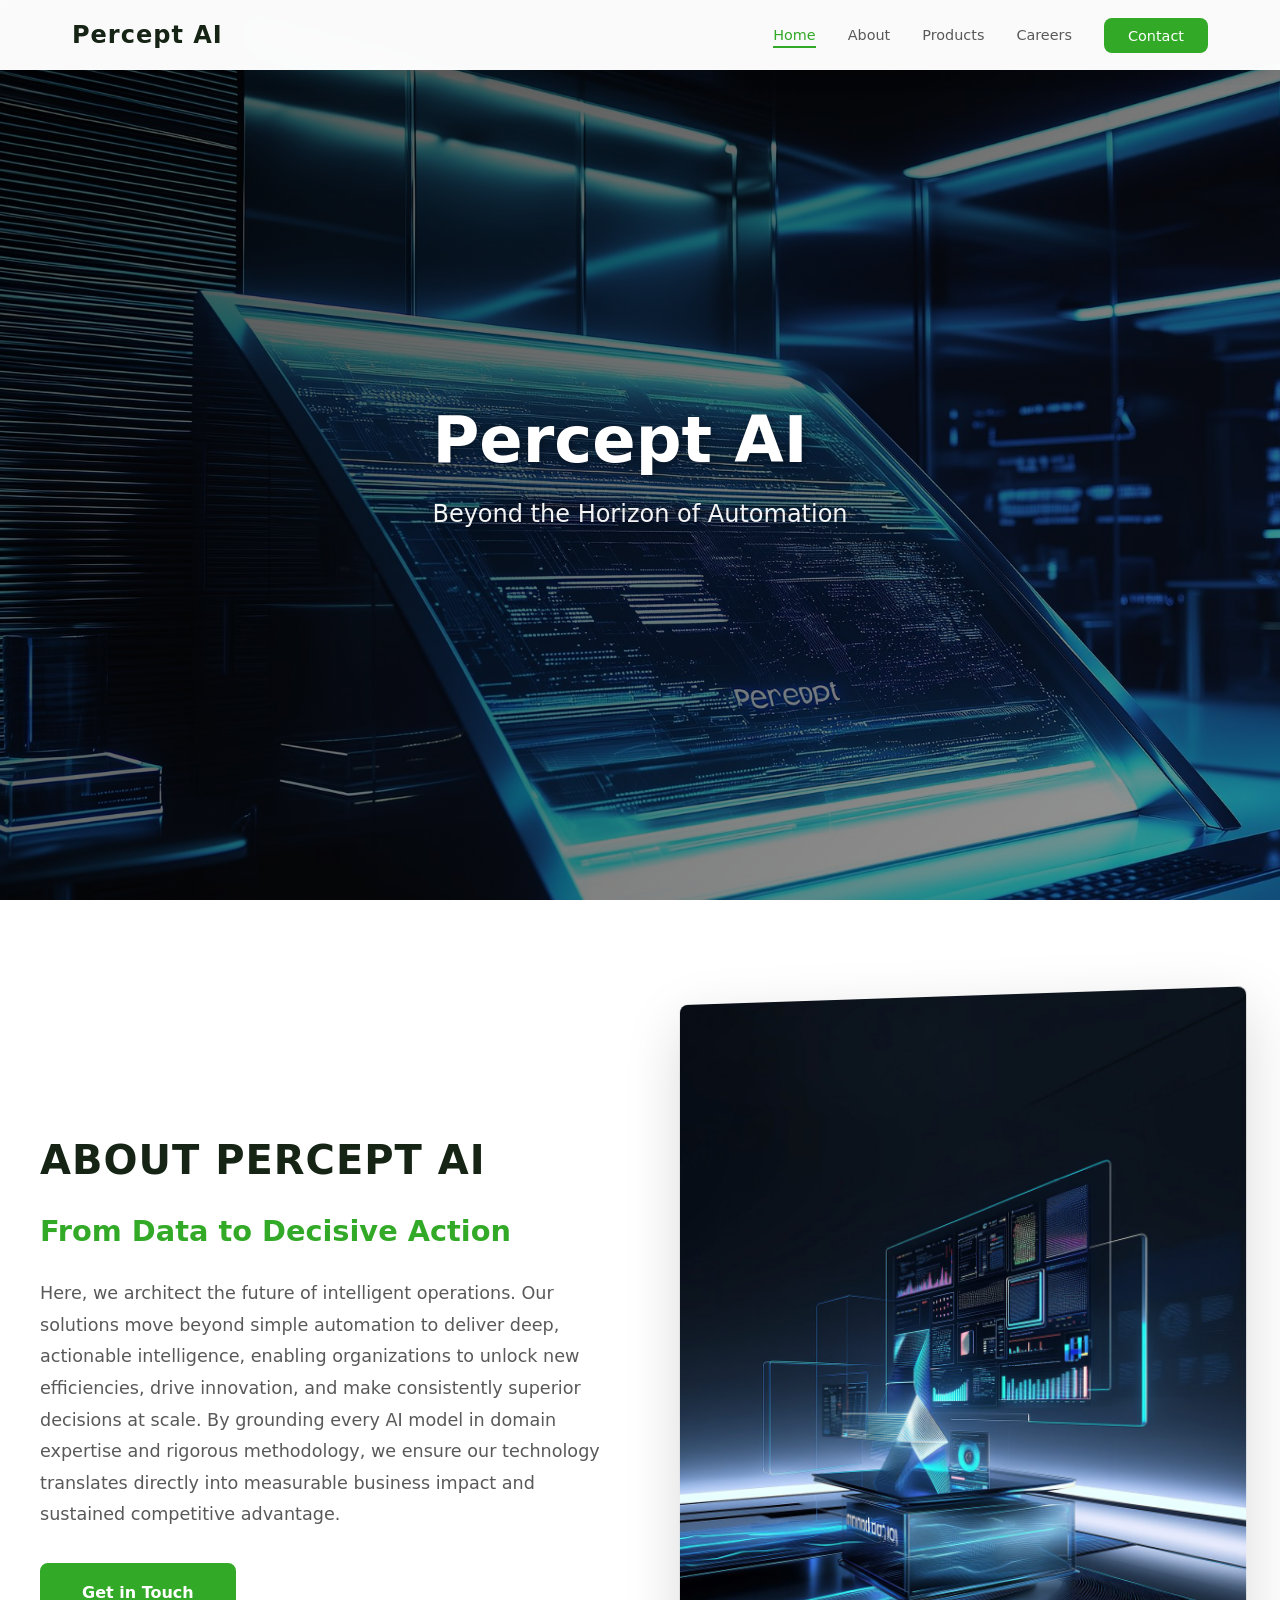
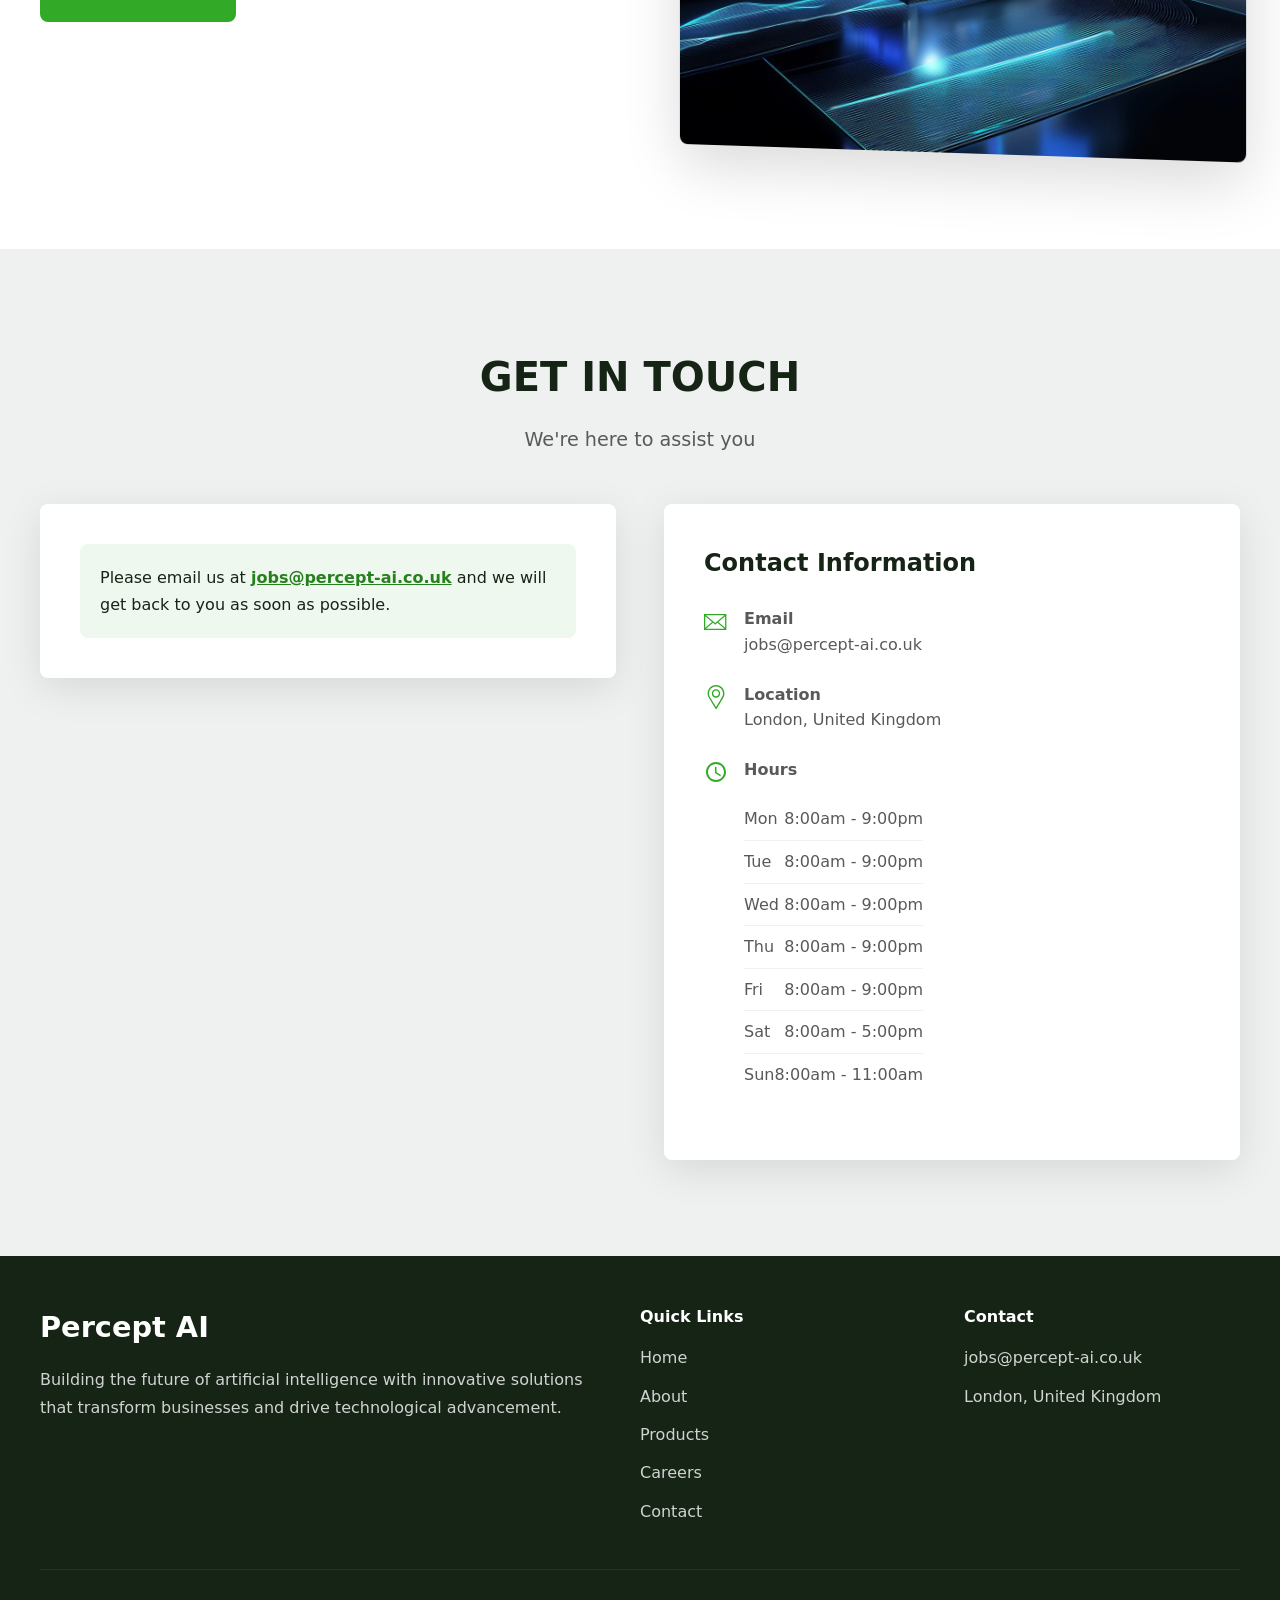
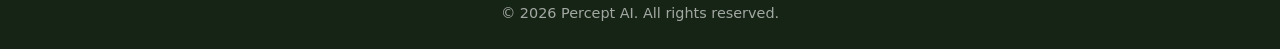
<file: index.html>
<!DOCTYPE html>
<html lang="en">
<head>
    <meta charset="UTF-8">
    <meta name="viewport" content="width=device-width, initial-scale=1.0">
    <meta http-equiv="Content-Security-Policy" content="default-src 'self'; script-src 'self'; style-src 'self' https://fonts.googleapis.com; font-src https://fonts.gstatic.com; img-src 'self' data:; connect-src https://formspree.io https://api.cloudinary.com; form-action 'self' https://formspree.io; base-uri 'self'; object-src 'none'; frame-src 'none'; upgrade-insecure-requests">
    <meta name="referrer" content="strict-origin-when-cross-origin">
    <meta name="description" content="Percept AI - Building the future of artificial intelligence with innovative solutions that transform businesses and drive technological advancement.">
    <title>Percept AI | AI-Driven Solutions for Real-World Problems</title>
    <link rel="icon" href="assets/favicon.svg" type="image/svg+xml">

    <link rel="preconnect" href="https://fonts.googleapis.com">
    <link rel="preconnect" href="https://fonts.gstatic.com" crossorigin>
    <link href="https://fonts.googleapis.com/css2?family=Poppins:wght@400;500;600;700&display=swap" rel="stylesheet">
    <link rel="stylesheet" href="assets/css/style.css">

    <script src="assets/js/config.js"></script>
    <script src="assets/js/main.js" defer></script>
    <script src="assets/js/forms.js" defer></script>
</head>
<body>
    <a class="skip-link" href="#main">Skip to content</a>
    <nav id="navbar" aria-label="Main navigation">
        <div class="nav-container">
            <a href="index.html" class="logo">Percept AI</a>
            <ul class="nav-links" id="navLinks">
                <li><a href="index.html" class="active">Home</a></li>
                <li><a href="index.html#about">About</a></li>
                <li><a href="products.html">Products</a></li>
                <li><a href="careers.html">Careers</a></li>
                <li><a href="index.html#contact" class="nav-cta">Contact</a></li>
            </ul>
            <button class="mobile-menu" id="mobileMenu" type="button" aria-label="Toggle navigation" aria-expanded="false" aria-controls="navLinks">
                <span></span>
                <span></span>
                <span></span>
            </button>
        </div>
    </nav>

    <main id="main">
    <section id="home" class="hero hero--home">
        <div class="hero-content">
            <h1>Percept AI</h1>
            <p>Beyond the Horizon of Automation</p>
        </div>
    </section>

    <section id="about" class="about">
        <div class="about-container">
            <div class="about-content">
                <h2>About Percept AI</h2>
                <h3>From Data to Decisive Action</h3>
                <p>Here, we architect the future of intelligent operations. Our solutions move beyond simple automation to deliver deep, actionable intelligence, enabling organizations to unlock new efficiencies, drive innovation, and make consistently superior decisions at scale. By grounding every AI model in domain expertise and rigorous methodology, we ensure our technology translates directly into measurable business impact and sustained competitive advantage.</p>
                <a href="#contact" class="btn">Get in Touch</a>
            </div>
            <div class="about-image">
                <img src="Images/about.jpg" alt="Percept AI team working on intelligent operations" width="1200" height="1600" loading="lazy">
            </div>
        </div>
    </section>

    <section id="contact" class="contact">
        <div class="contact-container">
            <h2 class="section-title">Get in Touch</h2>
            <p class="section-subtitle">We're here to assist you</p>

            <div class="contact-grid">
                <div class="contact-form">
                    <div id="contactFallback" class="form-fallback" hidden></div>
                    <form id="contactForm">
                        <div class="hp-field" aria-hidden="true">
                            <label for="contact-hp">Leave this field empty</label>
                            <input type="text" id="contact-hp" name="_gotcha" tabindex="-1" autocomplete="off">
                        </div>
                        <div class="form-group">
                            <label for="name">Name *</label>
                            <input type="text" id="name" name="name" placeholder="Jane Smith" autocomplete="name" maxlength="100" required>
                        </div>

                        <div class="form-group">
                            <label for="email">Email Address *</label>
                            <input type="email" id="email" name="email" placeholder="email@website.com" autocomplete="email" maxlength="254" required>
                        </div>

                        <div class="form-group">
                            <label for="phone">Phone Number *</label>
                            <input type="tel" id="phone" name="phone" placeholder="+44 20 1234 5678" autocomplete="tel" maxlength="30" required>
                        </div>

                        <div class="form-group">
                            <label for="message">Message</label>
                            <textarea id="message" name="message" placeholder="Your message here..." maxlength="5000"></textarea>
                        </div>

                        <div class="form-group checkbox-group">
                            <input type="checkbox" id="consent" name="consent" value="yes" required>
                            <label for="consent">I allow this website to store my submission so they can respond to my inquiry. *</label>
                        </div>

                        <button type="submit" class="btn btn-block">Submit</button>
                        <div id="contactStatus" class="form-status" role="status" aria-live="polite"></div>
                    </form>
                </div>

                <div class="contact-info">
                    <h3>Contact Information</h3>

                    <div class="info-item">
                        <svg viewBox="0 0 12 8" xmlns="http://www.w3.org/2000/svg" aria-hidden="true">
                            <path d="M0 8h11.2V0H0v8zm5.6-2.673l1.095-.914 3.522 2.947H.983l3.522-2.947 1.095.914zm1.594-1.33l3.366-2.81v5.626L7.194 3.996zM5.6 4.492L.985.64h9.23L5.6 4.493zm-1.594-.497L.64 6.813V1.186l3.366 2.81z"/>
                        </svg>
                        <div>
                            <strong>Email</strong><br>
                            <a href="mailto:jobs@percept-ai.co.uk">jobs@percept-ai.co.uk</a>
                        </div>
                    </div>

                    <div class="info-item">
                        <svg viewBox="0 0 512 512" xmlns="http://www.w3.org/2000/svg" aria-hidden="true">
                            <path d="M256 0C156.748 0 76 80.748 76 180c0 33.534 9.289 66.26 26.869 94.652l142.885 230.257A15 15 0 00258.499 512h.119a14.997 14.997 0 0012.75-7.292L410.611 272.22C427.221 244.428 436 212.539 436 180 436 80.748 355.252 0 256 0zm128.866 256.818L258.272 468.186l-129.905-209.34C113.734 235.214 105.8 207.95 105.8 180c0-82.71 67.49-150.2 150.2-150.2S406.1 97.29 406.1 180c0 27.121-7.411 53.688-21.234 76.818z"/>
                            <path d="M256 90c-49.626 0-90 40.374-90 90 0 49.309 39.717 90 90 90 50.903 0 90-41.233 90-90 0-49.626-40.374-90-90-90zm0 150.2c-33.257 0-60.2-27.033-60.2-60.2 0-33.084 27.116-60.2 60.2-60.2s60.1 27.116 60.1 60.2c0 32.683-26.316 60.2-60.1 60.2z"/>
                        </svg>
                        <div>
                            <strong>Location</strong><br>
                            London, United Kingdom
                        </div>
                    </div>

                    <div class="info-item">
                        <svg viewBox="0 0 24 24" xmlns="http://www.w3.org/2000/svg" aria-hidden="true">
                            <path d="M12 2C6.5 2 2 6.5 2 12s4.5 10 10 10 10-4.5 10-10S17.5 2 12 2zm0 18c-4.41 0-8-3.59-8-8s3.59-8 8-8 8 3.59 8 8-3.59 8-8 8zm.5-13H11v6l5.2 3.2.8-1.3-4.5-2.7V7z"/>
                        </svg>
                        <div>
                            <strong>Hours</strong>
                            <ul class="hours-list">
                                <li><span>Mon</span><span>8:00am - 9:00pm</span></li>
                                <li><span>Tue</span><span>8:00am - 9:00pm</span></li>
                                <li><span>Wed</span><span>8:00am - 9:00pm</span></li>
                                <li><span>Thu</span><span>8:00am - 9:00pm</span></li>
                                <li><span>Fri</span><span>8:00am - 9:00pm</span></li>
                                <li><span>Sat</span><span>8:00am - 5:00pm</span></li>
                                <li><span>Sun</span><span>8:00am - 11:00am</span></li>
                            </ul>
                        </div>
                    </div>
                </div>
            </div>
        </div>
    </section>
    </main>

    <footer>
        <div class="footer-container">
            <div class="footer-content">
                <div>
                    <h3>Percept AI</h3>
                    <p>Building the future of artificial intelligence with innovative solutions that transform businesses and drive technological advancement.</p>
                </div>
                <div>
                    <h4>Quick Links</h4>
                    <ul class="footer-links">
                        <li><a href="index.html">Home</a></li>
                        <li><a href="index.html#about">About</a></li>
                        <li><a href="products.html">Products</a></li>
                        <li><a href="careers.html">Careers</a></li>
                        <li><a href="index.html#contact">Contact</a></li>
                    </ul>
                </div>
                <div>
                    <h4>Contact</h4>
                    <ul class="footer-links">
                        <li><a href="mailto:jobs@percept-ai.co.uk">jobs@percept-ai.co.uk</a></li>
                        <li>London, United Kingdom</li>
                    </ul>
                </div>
            </div>
            <div class="footer-bottom">
                <p>&copy; <span data-year>2026</span> Percept AI. All rights reserved.</p>
            </div>
        </div>
    </footer>
</body>
</html>
</file>
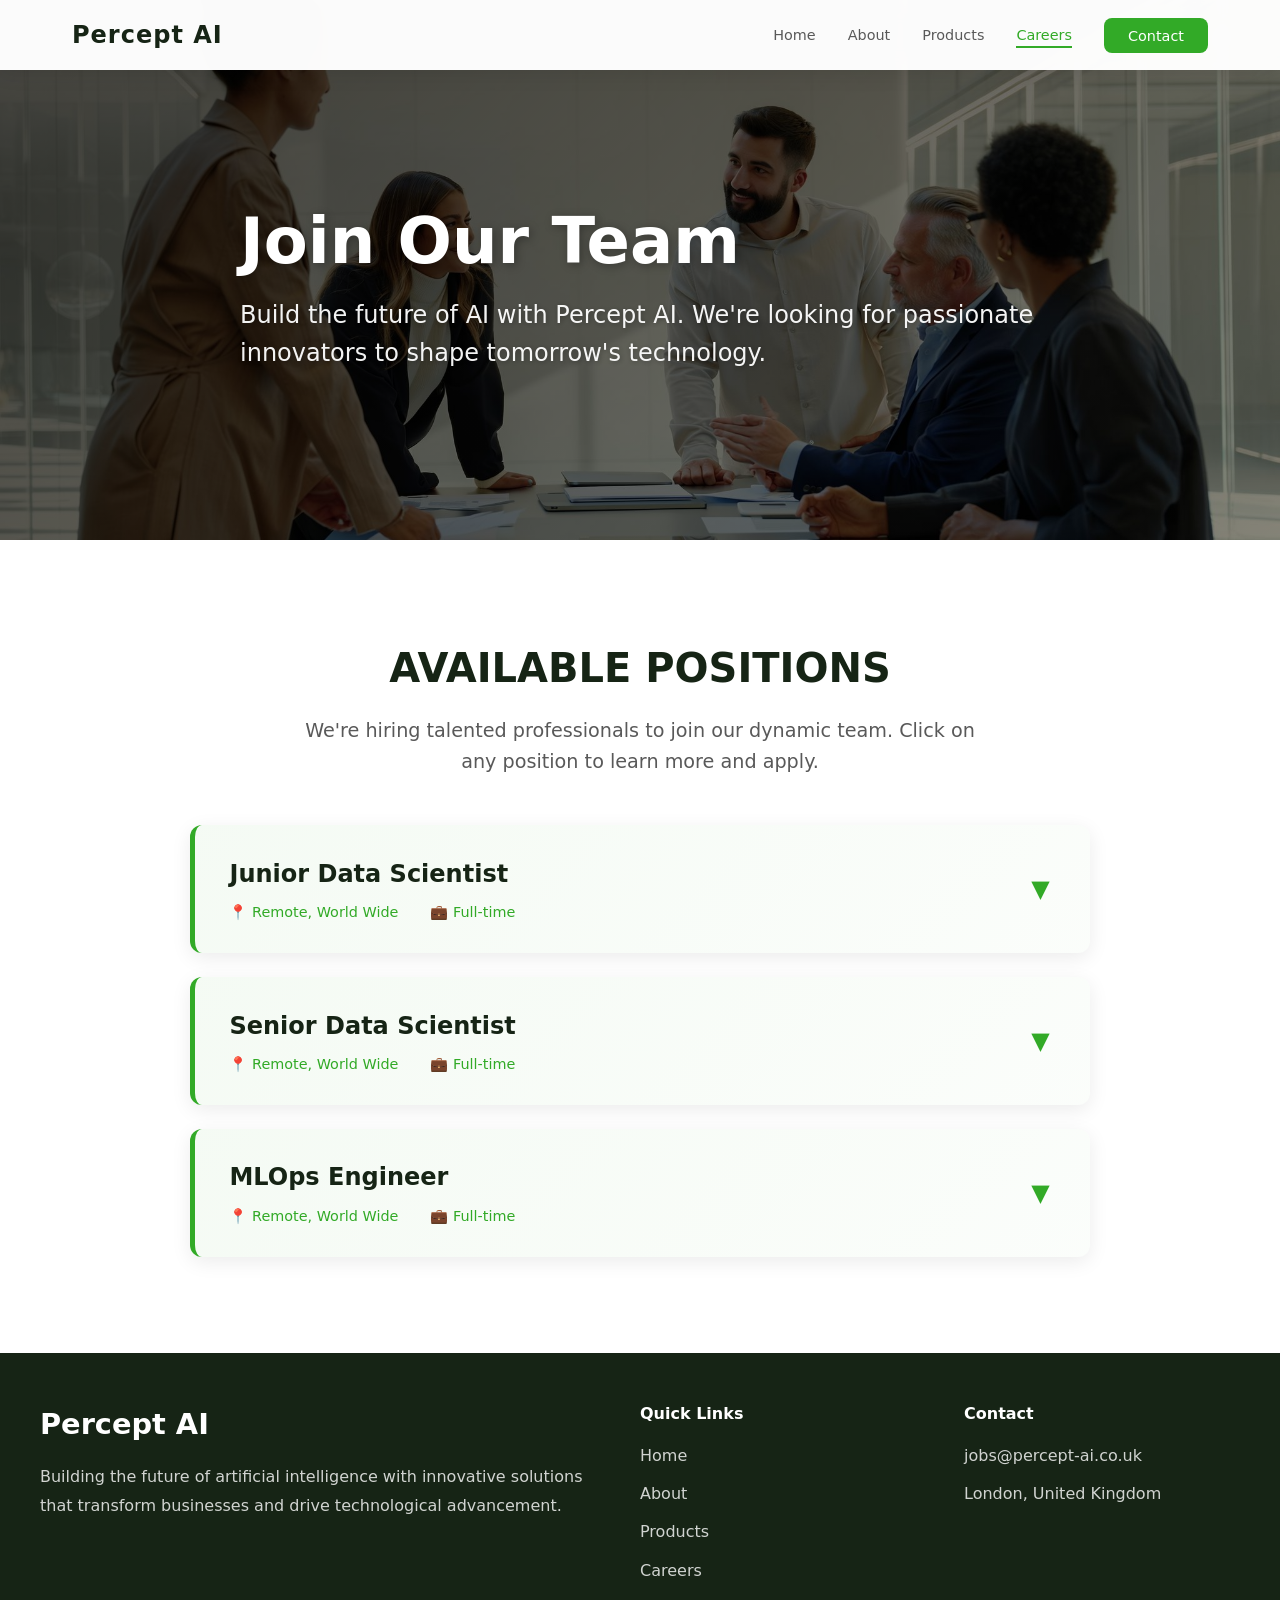
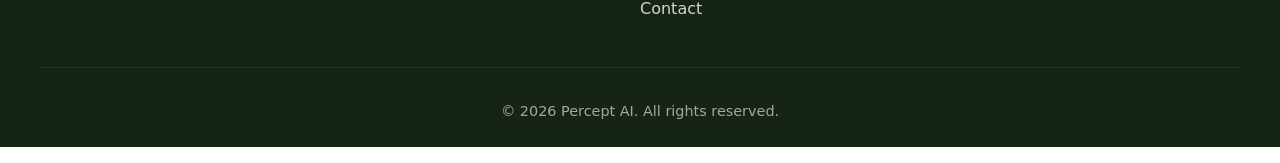
<file: careers.html>
<!DOCTYPE html>
<html lang="en">
<head>
    <meta charset="UTF-8">
    <meta name="viewport" content="width=device-width, initial-scale=1.0">
    <meta http-equiv="Content-Security-Policy" content="default-src 'self'; script-src 'self'; style-src 'self' https://fonts.googleapis.com; font-src https://fonts.gstatic.com; img-src 'self' data:; connect-src https://formspree.io https://api.cloudinary.com; form-action 'self' https://formspree.io; base-uri 'self'; object-src 'none'; frame-src 'none'; upgrade-insecure-requests">
    <meta name="referrer" content="strict-origin-when-cross-origin">
    <meta name="description" content="Join Percept AI - open positions in data science and MLOps.">
    <title>Careers | Percept AI</title>
    <link rel="icon" href="assets/favicon.svg" type="image/svg+xml">

    <link rel="preconnect" href="https://fonts.googleapis.com">
    <link rel="preconnect" href="https://fonts.gstatic.com" crossorigin>
    <link href="https://fonts.googleapis.com/css2?family=Poppins:wght@400;500;600;700&display=swap" rel="stylesheet">
    <link rel="stylesheet" href="assets/css/style.css">

    <script src="assets/js/config.js"></script>
    <script src="assets/js/main.js" defer></script>
    <script src="assets/js/forms.js" defer></script>
</head>
<body>
    <a class="skip-link" href="#main">Skip to content</a>
    <nav id="navbar" aria-label="Main navigation">
        <div class="nav-container">
            <a href="index.html" class="logo">Percept AI</a>
            <ul class="nav-links" id="navLinks">
                <li><a href="index.html">Home</a></li>
                <li><a href="index.html#about">About</a></li>
                <li><a href="products.html">Products</a></li>
                <li><a href="careers.html" class="active">Careers</a></li>
                <li><a href="index.html#contact" class="nav-cta">Contact</a></li>
            </ul>
            <button class="mobile-menu" id="mobileMenu" type="button" aria-label="Toggle navigation" aria-expanded="false" aria-controls="navLinks">
                <span></span>
                <span></span>
                <span></span>
            </button>
        </div>
    </nav>

    <main id="main">
    <section class="hero hero--careers hero--short">
        <div class="hero-content">
            <h1>Join Our Team</h1>
            <p>Build the future of AI with Percept AI. We're looking for passionate innovators to shape tomorrow's technology.</p>
        </div>
    </section>

    <!-- Jobs Section -->
    <section class="jobs">
        <div class="jobs-container">
            <h2 class="section-title">Available Positions</h2>
            <p class="section-subtitle">We're hiring talented professionals to join our dynamic team. Click on any position to learn more and apply.</p>

            <div class="jobs-list">
                
                <!-- Job 1: Junior Data Scientist -->
                <div class="job-card">
                    <div class="job-header" role="button" tabindex="0" aria-expanded="false">
                        <div class="job-header-left">
                            <h3 class="job-title">Junior Data Scientist</h3>
                            <div class="job-meta">
                                <span>📍 Remote, World Wide</span>
                                <span>💼 Full-time</span>
                            </div>
                        </div>
                        <div class="job-toggle">▼</div>
                    </div>
                    <div class="job-content">
                        <div class="job-section">
                            <h4 class="job-section-title">About The Role</h4>
                            <p class="job-description">We're seeking a motivated Junior Data Scientist to join our innovative team. You'll work on cutting-edge AI and machine learning projects that transform real-world challenges into intelligent solutions. In this role, you'll develop your expertise in data analysis, model development, and implementation while collaborating with experienced professionals in a supportive environment.</p>
                        </div>

                        <div class="job-section">
                            <h4 class="job-section-title">Key Responsibilities</h4>
                            <ul class="responsibilities-list">
                                <li>Analyze large datasets to identify patterns and insights</li>
                                <li>Develop and train machine learning models using Python and relevant libraries</li>
                                <li>Collaborate with team members on AI solution development</li>
                                <li>Preprocess and clean data for model training and validation</li>
                                <li>Document code and maintain best practices for reproducibility</li>
                                <li>Participate in code reviews and continuous learning opportunities</li>
                                <li>Support the deployment and monitoring of ML models</li>
                            </ul>
                        </div>

                        <div class="job-section">
                            <h4 class="job-section-title">Required Skills</h4>
                            <ul class="skills-list">
                                <li>Strong programming skills in Python (NumPy, Pandas, Scikit-learn)</li>
                                <li>Understanding of machine learning algorithms and statistical methods</li>
                                <li>Proficiency with data visualization tools (Matplotlib, Seaborn)</li>
                                <li>Bachelor's degree in Computer Science, Mathematics, Statistics, or related field</li>
                                <li>Strong problem-solving abilities and attention to detail</li>
                                <li>Excellent communication and teamwork skills</li>
                                <li>Familiarity with Git version control</li>
                            </ul>
                        </div>

                        <div class="job-section">
                            <h4 class="job-section-title">Nice to Have</h4>
                            <ul class="skills-list">
                                <li>Experience with deep learning frameworks (TensorFlow, PyTorch)</li>
                                <li>Knowledge of SQL and databases</li>
                                <li>Experience with cloud platforms (AWS, GCP)</li>
                                <li>Portfolio or GitHub projects showcasing ML work</li>
                            </ul>
                        </div>

                        <div class="application-form">
                            <h4 class="form-title">Apply Now</h4>
                            <p class="form-intro">Passionate about this opportunity? Send us your details below.</p>
                            <div id="fallback-jds1" class="form-fallback" hidden></div>
                            <form class="job-application-form" data-position="Junior Data Scientist" data-form-id="jds1">
                                <div class="hp-field" aria-hidden="true">
                                    <label for="hp-jds1">Leave this field empty</label>
                                    <input type="text" id="hp-jds1" name="_gotcha" tabindex="-1" autocomplete="off">
                                </div>
                                <div class="form-row">
                                    <div class="form-group">
                                        <label for="name-jds1">Full Name *</label>
                                        <input type="text" id="name-jds1" name="name" placeholder="John Doe" required>
                                    </div>
                                    <div class="form-group">
                                        <label for="email-jds1">Email Address *</label>
                                        <input type="email" id="email-jds1" name="email" placeholder="john@example.com" required>
                                    </div>
                                </div>

                                <div class="form-row">
                                    <div class="form-group">
                                        <label for="phone-jds1">Phone Number *</label>
                                        <input type="tel" id="phone-jds1" name="phone" placeholder="+44 20 1234 5678" required>
                                    </div>
                                    <div class="form-group">
                                        <label for="location-jds1">Location *</label>
                                        <input type="text" id="location-jds1" name="location" placeholder="Your current city" required>
                                    </div>
                                </div>

                                <div class="form-row">
                                    <div class="form-group">
                                        <label for="linkedin-jds1">LinkedIn Profile</label>
                                        <input type="url" id="linkedin-jds1" name="linkedin" placeholder="https://linkedin.com/in/yourprofile">
                                    </div>
                                    <div class="form-group">
                                        <label for="github-jds1">GitHub Profile</label>
                                        <input type="url" id="github-jds1" name="github" placeholder="https://github.com/yourprofile">
                                    </div>
                                </div>

                                <div class="form-group">
                                    <label for="cv-jds1">Upload CV (PDF or DOC) *</label>
                                    <div class="file-upload">
                                        <input type="file" id="cv-jds1" name="cv" accept=".pdf,.doc,.docx" required>
                                        <label for="cv-jds1" class="file-upload-label">📄 Click to upload your CV</label>
                                    </div>
                                    <div class="file-name" aria-live="polite"></div>
                                </div>

                                <div class="form-group">
                                    <label for="cover-jds1">Upload Cover Letter (PDF or DOC) *</label>
                                    <div class="file-upload">
                                        <input type="file" id="cover-jds1" name="cover" accept=".pdf,.doc,.docx" required>
                                        <label for="cover-jds1" class="file-upload-label">📄 Click to upload your cover letter</label>
                                    </div>
                                    <div class="file-name" aria-live="polite"></div>
                                </div>

                                <div class="form-group">
                                    <label for="message-jds1">Additional Information</label>
                                    <textarea maxlength="5000" id="message-jds1" name="message" placeholder="Tell us anything else you'd like us to know about your qualifications..."></textarea>
                                </div>

                                <p class="file-fallback form-fallback" hidden></p>

                                <div class="form-group checkbox-group">
                                    <input type="checkbox" id="consent-jds1" name="consent" value="yes" required>
                                    <label for="consent-jds1">I consent to Percept AI storing my application details and documents for recruitment purposes. *</label>
                                </div>

                                <button type="submit" class="btn btn-block">Submit Application</button>
                                <div id="status-jds1" class="form-status" role="status" aria-live="polite"></div>
                            </form>
                        </div>
                    </div>
                </div>

                <!-- Job 2: Senior Data Scientist -->
                <div class="job-card">
                    <div class="job-header" role="button" tabindex="0" aria-expanded="false">
                        <div class="job-header-left">
                            <h3 class="job-title">Senior Data Scientist</h3>
                            <div class="job-meta">
                                <span>📍 Remote, World Wide</span>
                                <span>💼 Full-time</span>
                            </div>
                        </div>
                        <div class="job-toggle">▼</div>
                    </div>
                    <div class="job-content">
                        <div class="job-section">
                            <h4 class="job-section-title">About The Role</h4>
                            <p class="job-description">We're looking for an experienced Senior Data Scientist to lead our machine learning initiatives. You'll drive the architecture, design, and implementation of complex AI solutions while mentoring junior team members. This is an opportunity to make a significant impact on our product roadmap and establish best practices across our data science organization.</p>
                        </div>

                        <div class="job-section">
                            <h4 class="job-section-title">Key Responsibilities</h4>
                            <ul class="responsibilities-list">
                                <li>Lead the design and development of advanced machine learning models and algorithms</li>
                                <li>Define and implement best practices for data science workflows</li>
                                <li>Mentor and guide junior data scientists in technical development</li>
                                <li>Collaborate with product and engineering teams to translate business requirements into ML solutions</li>
                                <li>Conduct research on emerging AI/ML technologies and methodologies</li>
                                <li>Optimize model performance and ensure scalability for production deployment</li>
                                <li>Present findings and recommendations to stakeholders</li>
                                <li>Drive continuous improvement of data pipelines and infrastructure</li>
                            </ul>
                        </div>

                        <div class="job-section">
                            <h4 class="job-section-title">Required Skills</h4>
                            <ul class="skills-list">
                                <li>5+ years of professional experience in data science or machine learning</li>
                                <li>Advanced proficiency in Python and machine learning frameworks</li>
                                <li>Deep understanding of statistical methods and ML algorithms</li>
                                <li>Experience with deep learning and neural networks</li>
                                <li>Strong SQL and database knowledge</li>
                                <li>Experience with cloud platforms and distributed computing</li>
                                <li>Proven track record of deploying ML models to production</li>
                                <li>Excellent leadership and communication skills</li>
                                <li>Advanced degree in Computer Science, Mathematics, Statistics, or related field</li>
                            </ul>
                        </div>

                        <div class="job-section">
                            <h4 class="job-section-title">Nice to Have</h4>
                            <ul class="skills-list">
                                <li>Experience with computer vision or NLP applications</li>
                                <li>Published research or contributions to open-source ML projects</li>
                                <li>Experience with Kubernetes and containerization</li>
                                <li>Knowledge of MLOps tools and practices</li>
                                <li>Experience building data platforms and infrastructure</li>
                            </ul>
                        </div>

                        <div class="application-form">
                            <h4 class="form-title">Apply Now</h4>
                            <p class="form-intro">Ready to lead our AI initiatives? Send us your details below.</p>
                            <div id="fallback-sds" class="form-fallback" hidden></div>
                            <form class="job-application-form" data-position="Senior Data Scientist" data-form-id="sds">
                                <div class="hp-field" aria-hidden="true">
                                    <label for="hp-sds">Leave this field empty</label>
                                    <input type="text" id="hp-sds" name="_gotcha" tabindex="-1" autocomplete="off">
                                </div>
                                <div class="form-row">
                                    <div class="form-group">
                                        <label for="name-sds">Full Name *</label>
                                        <input type="text" id="name-sds" name="name" placeholder="Jane Smith" required>
                                    </div>
                                    <div class="form-group">
                                        <label for="email-sds">Email Address *</label>
                                        <input type="email" id="email-sds" name="email" placeholder="jane@example.com" required>
                                    </div>
                                </div>

                                <div class="form-row">
                                    <div class="form-group">
                                        <label for="phone-sds">Phone Number *</label>
                                        <input type="tel" id="phone-sds" name="phone" placeholder="+44 20 1234 5678" required>
                                    </div>
                                    <div class="form-group">
                                        <label for="location-sds">Location *</label>
                                        <input type="text" id="location-sds" name="location" placeholder="Your current city" required>
                                    </div>
                                </div>

                                <div class="form-row">
                                    <div class="form-group">
                                        <label for="linkedin-sds">LinkedIn Profile</label>
                                        <input type="url" id="linkedin-sds" name="linkedin" placeholder="https://linkedin.com/in/yourprofile">
                                    </div>
                                    <div class="form-group">
                                        <label for="github-sds">GitHub Profile</label>
                                        <input type="url" id="github-sds" name="github" placeholder="https://github.com/yourprofile">
                                    </div>
                                </div>

                                <div class="form-group">
                                    <label for="cv-sds">Upload CV (PDF or DOC) *</label>
                                    <div class="file-upload">
                                        <input type="file" id="cv-sds" name="cv" accept=".pdf,.doc,.docx" required>
                                        <label for="cv-sds" class="file-upload-label">📄 Click to upload your CV</label>
                                    </div>
                                    <div class="file-name" aria-live="polite"></div>
                                </div>

                                <div class="form-group">
                                    <label for="cover-sds">Upload Cover Letter (PDF or DOC) *</label>
                                    <div class="file-upload">
                                        <input type="file" id="cover-sds" name="cover" accept=".pdf,.doc,.docx" required>
                                        <label for="cover-sds" class="file-upload-label">📄 Click to upload your cover letter</label>
                                    </div>
                                    <div class="file-name" aria-live="polite"></div>
                                </div>

                                <div class="form-group">
                                    <label for="message-sds">Additional Information</label>
                                    <textarea maxlength="5000" id="message-sds" name="message" placeholder="Tell us about your experience and achievements..."></textarea>
                                </div>

                                <p class="file-fallback form-fallback" hidden></p>

                                <div class="form-group checkbox-group">
                                    <input type="checkbox" id="consent-sds" name="consent" value="yes" required>
                                    <label for="consent-sds">I consent to Percept AI storing my application details and documents for recruitment purposes. *</label>
                                </div>

                                <button type="submit" class="btn btn-block">Submit Application</button>
                                <div id="status-sds" class="form-status" role="status" aria-live="polite"></div>
                            </form>
                        </div>
                    </div>
                </div>

                <!-- Job 3: MLOps Engineer -->
                <div class="job-card">
                    <div class="job-header" role="button" tabindex="0" aria-expanded="false">
                        <div class="job-header-left">
                            <h3 class="job-title">MLOps Engineer</h3>
                            <div class="job-meta">
                                <span>📍 Remote, World Wide</span>
                                <span>💼 Full-time</span>
                            </div>
                        </div>
                        <div class="job-toggle">▼</div>
                    </div>
                    <div class="job-content">
                        <div class="job-section">
                            <h4 class="job-section-title">About The Role</h4>
                            <p class="job-description">We're searching for a skilled MLOps Engineer to bridge the gap between our data science and engineering teams. You'll design and maintain the infrastructure that enables rapid development, testing, and deployment of machine learning models. This role is crucial in ensuring our AI solutions scale efficiently and reliably in production environments.</p>
                        </div>

                        <div class="job-section">
                            <h4 class="job-section-title">Key Responsibilities</h4>
                            <ul class="responsibilities-list">
                                <li>Design and implement CI/CD pipelines for machine learning models</li>
                                <li>Build and maintain ML infrastructure and deployment platforms</li>
                                <li>Develop monitoring and logging systems for ML models in production</li>
                                <li>Collaborate with data scientists to operationalize models</li>
                                <li>Manage containerization and orchestration of ML applications</li>
                                <li>Implement data versioning and model registry solutions</li>
                                <li>Optimize model serving and inference performance</li>
                                <li>Establish MLOps best practices and standards</li>
                                <li>Troubleshoot and resolve deployment issues</li>
                            </ul>
                        </div>

                        <div class="job-section">
                            <h4 class="job-section-title">Required Skills</h4>
                            <ul class="skills-list">
                                <li>3+ years of experience in DevOps, infrastructure, or MLOps</li>
                                <li>Strong proficiency in Python and bash scripting</li>
                                <li>Experience with containerization (Docker) and orchestration (Kubernetes)</li>
                                <li>Knowledge of CI/CD tools and practices (Jenkins, GitLab CI, GitHub Actions)</li>
                                <li>Familiarity with cloud platforms (AWS, GCP, Azure)</li>
                                <li>Understanding of machine learning workflows and model lifecycle</li>
                                <li>Strong problem-solving and communication skills</li>
                                <li>Bachelor's degree in Computer Science or related field</li>
                            </ul>
                        </div>

                        <div class="job-section">
                            <h4 class="job-section-title">Nice to Have</h4>
                            <ul class="skills-list">
                                <li>Experience with ML frameworks and model serving (TensorFlow, PyTorch)</li>
                                <li>Knowledge of MLOps platforms (Kubeflow, MLflow, DVC)</li>
                                <li>Experience with monitoring and observability tools (Prometheus, ELK)</li>
                                <li>Familiarity with Terraform or Infrastructure as Code</li>
                                <li>Experience with data pipelines and workflow orchestration</li>
                            </ul>
                        </div>

                        <div class="application-form">
                            <h4 class="form-title">Apply Now</h4>
                            <p class="form-intro">Interested in scaling our ML infrastructure? Submit your application below.</p>
                            <div id="fallback-mlops" class="form-fallback" hidden></div>
                            <form class="job-application-form" data-position="MLOps Engineer" data-form-id="mlops">
                                <div class="hp-field" aria-hidden="true">
                                    <label for="hp-mlops">Leave this field empty</label>
                                    <input type="text" id="hp-mlops" name="_gotcha" tabindex="-1" autocomplete="off">
                                </div>
                                <div class="form-row">
                                    <div class="form-group">
                                        <label for="name-mlops">Full Name *</label>
                                        <input type="text" id="name-mlops" name="name" placeholder="Alex Johnson" required>
                                    </div>
                                    <div class="form-group">
                                        <label for="email-mlops">Email Address *</label>
                                        <input type="email" id="email-mlops" name="email" placeholder="alex@example.com" required>
                                    </div>
                                </div>

                                <div class="form-row">
                                    <div class="form-group">
                                        <label for="phone-mlops">Phone Number *</label>
                                        <input type="tel" id="phone-mlops" name="phone" placeholder="+44 20 1234 5678" required>
                                    </div>
                                    <div class="form-group">
                                        <label for="location-mlops">Location *</label>
                                        <input type="text" id="location-mlops" name="location" placeholder="Your current city" required>
                                    </div>
                                </div>

                                <div class="form-row">
                                    <div class="form-group">
                                        <label for="linkedin-mlops">LinkedIn Profile</label>
                                        <input type="url" id="linkedin-mlops" name="linkedin" placeholder="https://linkedin.com/in/yourprofile">
                                    </div>
                                    <div class="form-group">
                                        <label for="github-mlops">GitHub Profile</label>
                                        <input type="url" id="github-mlops" name="github" placeholder="https://github.com/yourprofile">
                                    </div>
                                </div>

                                <div class="form-group">
                                    <label for="cv-mlops">Upload CV (PDF or DOC) *</label>
                                    <div class="file-upload">
                                        <input type="file" id="cv-mlops" name="cv" accept=".pdf,.doc,.docx" required>
                                        <label for="cv-mlops" class="file-upload-label">📄 Click to upload your CV</label>
                                    </div>
                                    <div class="file-name" aria-live="polite"></div>
                                </div>

                                <div class="form-group">
                                    <label for="cover-mlops">Upload Cover Letter (PDF or DOC) *</label>
                                    <div class="file-upload">
                                        <input type="file" id="cover-mlops" name="cover" accept=".pdf,.doc,.docx" required>
                                        <label for="cover-mlops" class="file-upload-label">📄 Click to upload your cover letter</label>
                                    </div>
                                    <div class="file-name" aria-live="polite"></div>
                                </div>

                                <div class="form-group">
                                    <label for="message-mlops">Additional Information</label>
                                    <textarea maxlength="5000" id="message-mlops" name="message" placeholder="Tell us about your experience with MLOps..."></textarea>
                                </div>

                                <p class="file-fallback form-fallback" hidden></p>

                                <div class="form-group checkbox-group">
                                    <input type="checkbox" id="consent-mlops" name="consent" value="yes" required>
                                    <label for="consent-mlops">I consent to Percept AI storing my application details and documents for recruitment purposes. *</label>
                                </div>

                                <button type="submit" class="btn btn-block">Submit Application</button>
                                <div id="status-mlops" class="form-status" role="status" aria-live="polite"></div>
                            </form>
                        </div>
                    </div>
                </div>

            </div>
        </div>
    </section>

    </main>

    <footer>
        <div class="footer-container">
            <div class="footer-content">
                <div>
                    <h3>Percept AI</h3>
                    <p>Building the future of artificial intelligence with innovative solutions that transform businesses and drive technological advancement.</p>
                </div>
                <div>
                    <h4>Quick Links</h4>
                    <ul class="footer-links">
                        <li><a href="index.html">Home</a></li>
                        <li><a href="index.html#about">About</a></li>
                        <li><a href="products.html">Products</a></li>
                        <li><a href="careers.html">Careers</a></li>
                        <li><a href="index.html#contact">Contact</a></li>
                    </ul>
                </div>
                <div>
                    <h4>Contact</h4>
                    <ul class="footer-links">
                        <li><a href="mailto:jobs@percept-ai.co.uk">jobs@percept-ai.co.uk</a></li>
                        <li>London, United Kingdom</li>
                    </ul>
                </div>
            </div>
            <div class="footer-bottom">
                <p>&copy; <span data-year>2026</span> Percept AI. All rights reserved.</p>
            </div>
        </div>
    </footer>
</body>
</html>
</file>
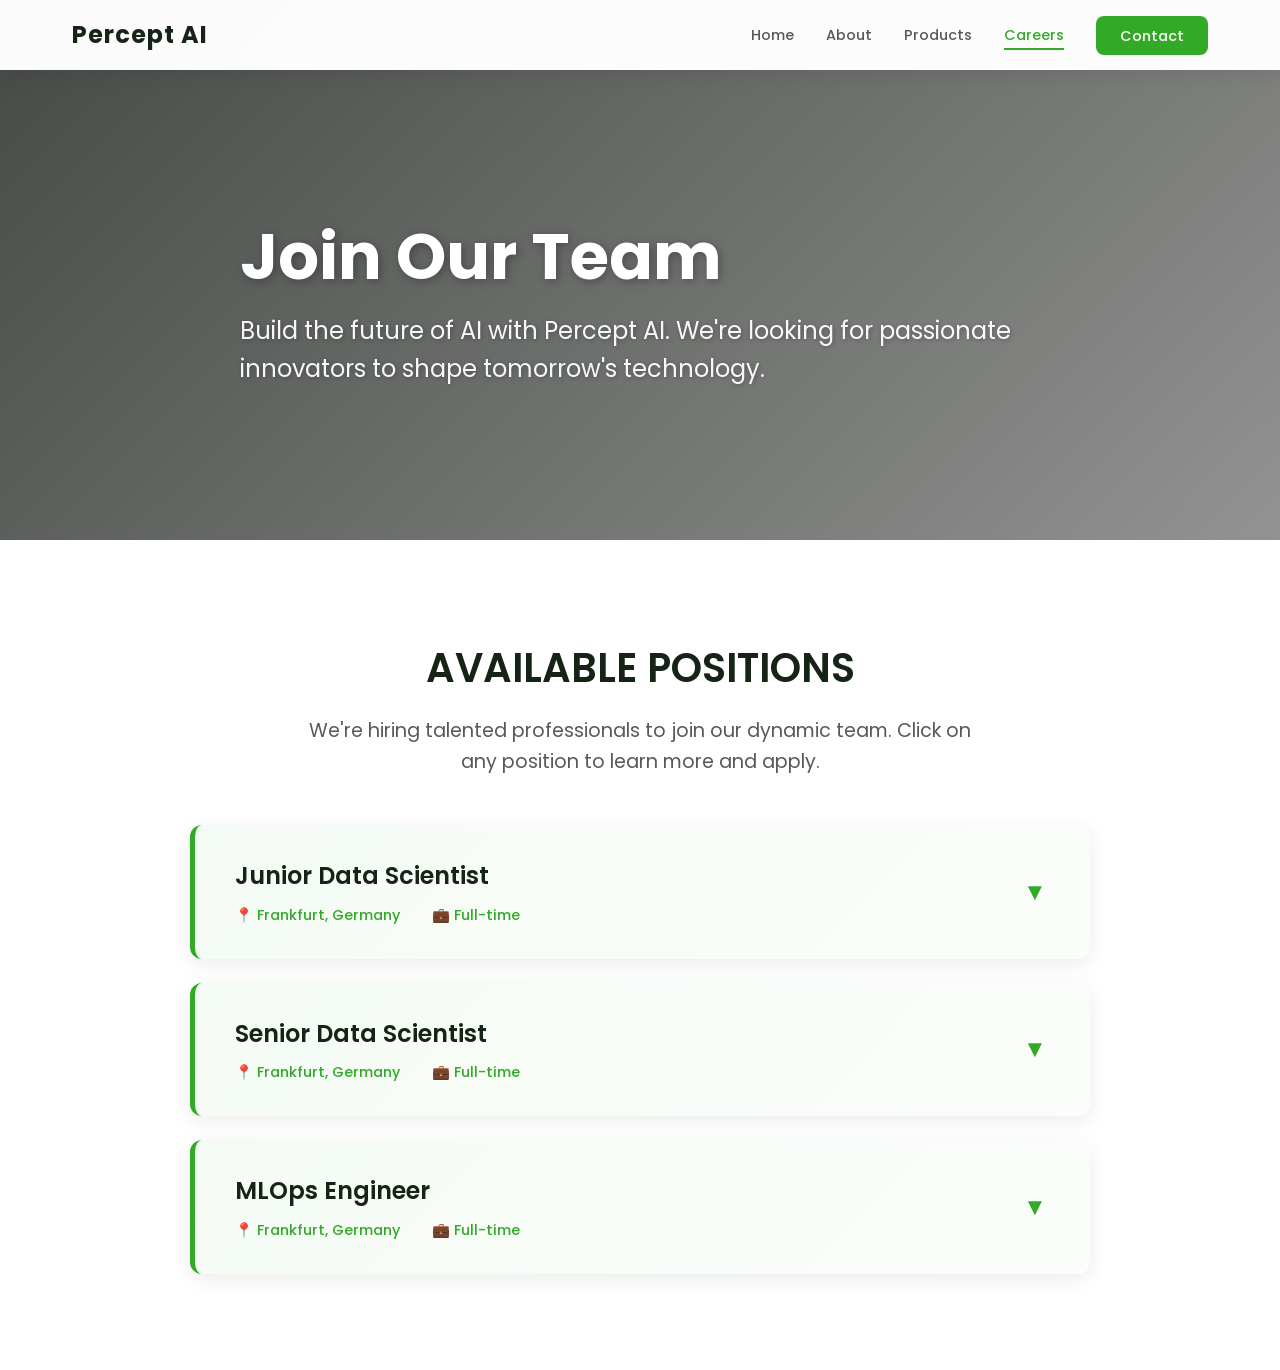
<file: job.html>
<!DOCTYPE html>
<html lang="en">
<head>
    <meta charset="UTF-8">
    <meta name="viewport" content="width=device-width, initial-scale=1.0">
    <meta name="description" content="Percept AI Careers - Join our innovative team and build the future of AI">
    <title>Careers | Percept AI</title>
    
    <!-- Fonts -->
    <link rel="preconnect" href="https://fonts.googleapis.com">
    <link rel="preconnect" href="https://fonts.gstatic.com" crossorigin>
    <link href="https://fonts.googleapis.com/css2?family=Poppins:wght@400;500;600;700&display=swap" rel="stylesheet">
    
    <style>
        * {
            margin: 0;
            padding: 0;
            box-sizing: border-box;
        }

        :root {
            --primary: #32aa27;
            --primary-dark: #26801d;
            --primary-light: #41d034;
            --dark: #162415;
            --light: #fff;
            --accent: #eef1ef;
            --text-dark: #595959;
            --danger: #ec6366;
            --spacing: 20px;
            --radius: 8px;
            --transition: all 0.3s ease;
        }

        body {
            font-family: 'Poppins', sans-serif;
            line-height: 1.6;
            color: var(--text-dark);
            overflow-x: hidden;
        }

        /* Navigation */
        nav {
            position: fixed;
            top: 0;
            left: 0;
            right: 0;
            background: rgba(255, 255, 255, 0.98);
            backdrop-filter: blur(10px);
            box-shadow: 0 2px 20px rgba(0,0,0,0.1);
            z-index: 1000;
            transition: var(--transition);
        }

        .nav-container {
            max-width: 1200px;
            margin: 0 auto;
            padding: 1rem 2rem;
            display: flex;
            justify-content: space-between;
            align-items: center;
        }

        .logo {
            font-size: 1.5rem;
            font-weight: 700;
            color: var(--dark);
            text-decoration: none;
            letter-spacing: 1px;
        }

        .nav-links {
            display: flex;
            gap: 2rem;
            align-items: center;
            list-style: none;
        }

        .nav-links a {
            color: var(--text-dark);
            text-decoration: none;
            font-weight: 500;
            font-size: 0.9rem;
            text-transform: capitalize;
            transition: var(--transition);
            position: relative;
        }

        .nav-links a.active {
            color: var(--primary);
        }

        .nav-links a::after {
            content: '';
            position: absolute;
            bottom: -5px;
            left: 0;
            width: 0;
            height: 2px;
            background: var(--primary);
            transition: width 0.3s ease;
        }

        .nav-links a:hover::after,
        .nav-links a.active::after {
            width: 100%;
        }

        .nav-cta {
            background: var(--primary);
            color: white !important;
            padding: 0.6rem 1.5rem;
            border-radius: var(--radius);
        }

        .nav-cta::after {
            display: none;
        }

        .nav-cta:hover {
            background: var(--primary-dark);
            transform: translateY(-2px);
            box-shadow: 0 5px 15px rgba(50, 170, 39, 0.3);
        }

        /* Page Header Hero */
        .page-header {
            min-height: 60vh;
            display: flex;
            align-items: center;
            justify-content: center;
            background: linear-gradient(135deg, rgba(50, 170, 39, 0.1) 0%, rgba(22, 36, 21, 0.05) 100%),
                        url('https://raw.githubusercontent.com/NeuralNerd-hsnpr/Percept-ai-website/main/Images/team2.png') center/cover no-repeat;
            position: relative;
            padding: 100px 2rem 2rem;
            overflow: hidden;
        }

        .page-header::before {
            content: '';
            position: absolute;
            top: 0;
            left: 0;
            right: 0;
            bottom: 0;
            background: linear-gradient(135deg, rgba(0,0,0,0.7) 0%, rgba(0,0,0,0.4) 100%);
        }

        .page-header-content {
            position: relative;
            z-index: 1;
            max-width: 800px;
            text-align: left;
            color: white;
            animation: fadeInUp 1s ease;
        }

        .page-header h1 {
            font-size: clamp(2.5rem, 6vw, 4rem);
            font-weight: 700;
            margin-bottom: 1rem;
            line-height: 1.2;
            text-shadow: 2px 2px 10px rgba(0,0,0,0.3);
        }

        .page-header p {
            font-size: clamp(1.1rem, 2vw, 1.5rem);
            opacity: 0.95;
            line-height: 1.6;
            text-shadow: 1px 1px 5px rgba(0,0,0,0.3);
        }

        /* Jobs Section */
        .jobs {
            padding: 6rem 2rem;
            background: white;
        }

        .jobs-container {
            max-width: 900px;
            margin: 0 auto;
        }

        .section-title {
            font-size: 2.5rem;
            text-align: center;
            color: var(--dark);
            margin-bottom: 1rem;
            text-transform: uppercase;
            font-weight: 600;
        }

        .section-subtitle {
            text-align: center;
            font-size: 1.2rem;
            color: var(--text-dark);
            margin-bottom: 3rem;
            max-width: 700px;
            margin-left: auto;
            margin-right: auto;
        }

        .jobs-list {
            display: flex;
            flex-direction: column;
            gap: 1.5rem;
        }

        .job-card {
            background: white;
            border-radius: 12px;
            border-left: 5px solid var(--primary);
            box-shadow: 0 5px 20px rgba(0,0,0,0.08);
            overflow: hidden;
            transition: var(--transition);
        }

        .job-card:hover {
            box-shadow: 0 10px 40px rgba(0,0,0,0.12);
        }

        .job-header {
            padding: 2rem 2.5rem;
            background: linear-gradient(135deg, rgba(50, 170, 39, 0.05) 0%, rgba(50, 170, 39, 0.02) 100%);
            cursor: pointer;
            display: flex;
            justify-content: space-between;
            align-items: center;
            user-select: none;
            transition: var(--transition);
        }

        .job-header:hover {
            background: linear-gradient(135deg, rgba(50, 170, 39, 0.08) 0%, rgba(50, 170, 39, 0.04) 100%);
        }

        .job-header-left {
            flex: 1;
        }

        .job-title {
            font-size: 1.5rem;
            color: var(--dark);
            margin-bottom: 0.5rem;
            font-weight: 600;
        }

        .job-meta {
            display: flex;
            gap: 2rem;
            font-size: 0.9rem;
            color: var(--primary);
            font-weight: 500;
        }

        .job-toggle {
            font-size: 1.5rem;
            color: var(--primary);
            font-weight: bold;
            transition: transform 0.3s ease;
            width: 30px;
            text-align: center;
        }

        .job-toggle.active {
            transform: rotate(180deg);
        }

        .job-content {
            max-height: 0;
            overflow: hidden;
            transition: max-height 0.4s ease;
            padding: 0 2.5rem;
        }

        .job-content.open {
            max-height: 2000px;
            padding: 2.5rem;
        }

        .job-section {
            margin-bottom: 2rem;
        }

        .job-section-title {
            font-size: 1.2rem;
            color: var(--dark);
            margin-bottom: 1rem;
            font-weight: 600;
            text-transform: capitalize;
        }

        .job-description {
            font-size: 1rem;
            line-height: 1.8;
            margin-bottom: 1.5rem;
            color: var(--text-dark);
        }

        .skills-list, .responsibilities-list {
            list-style: none;
            margin-bottom: 1.5rem;
        }

        .skills-list li, .responsibilities-list li {
            padding: 0.6rem 0;
            padding-left: 1.8rem;
            position: relative;
            color: var(--text-dark);
            line-height: 1.7;
        }

        .skills-list li::before, .responsibilities-list li::before {
            content: '▸';
            position: absolute;
            left: 0;
            color: var(--primary);
            font-weight: bold;
        }

        .application-form {
            background: linear-gradient(135deg, rgba(50, 170, 39, 0.05) 0%, rgba(50, 170, 39, 0.02) 100%);
            padding: 2rem;
            border-radius: 8px;
            margin-top: 2rem;
        }

        .form-title {
            font-size: 1.2rem;
            color: var(--dark);
            margin-bottom: 1.5rem;
            font-weight: 600;
        }

        .form-group {
            margin-bottom: 1.5rem;
        }

        .form-group label {
            display: block;
            margin-bottom: 0.5rem;
            font-weight: 600;
            color: var(--dark);
            font-size: 0.95rem;
        }

        .form-group input,
        .form-group textarea,
        .form-group select {
            width: 100%;
            padding: 0.9rem;
            border: 2px solid #e0e0e0;
            border-radius: var(--radius);
            font-family: inherit;
            font-size: 1rem;
            transition: var(--transition);
        }

        .form-group input::placeholder,
        .form-group textarea::placeholder {
            color: #ccc;
        }

        .form-group input:focus,
        .form-group textarea:focus,
        .form-group select:focus {
            outline: none;
            border-color: var(--primary);
            box-shadow: 0 0 0 3px rgba(50, 170, 39, 0.1);
        }

        .form-group textarea {
            resize: vertical;
            min-height: 100px;
        }

        .form-row {
            display: grid;
            grid-template-columns: 1fr 1fr;
            gap: 1.5rem;
        }

        .btn {
            display: inline-block;
            padding: 1rem 2.5rem;
            background: var(--primary);
            color: white;
            text-decoration: none;
            border-radius: var(--radius);
            font-weight: 600;
            transition: var(--transition);
            border: 2px solid var(--primary);
            cursor: pointer;
            text-align: center;
            font-size: 1rem;
            width: 100%;
        }

        .btn:hover {
            background: var(--primary-dark);
            transform: translateY(-2px);
            box-shadow: 0 5px 20px rgba(50, 170, 39, 0.3);
        }

        /* Footer */
        footer {
            background: var(--dark);
            color: white;
            padding: 3rem 2rem 1.5rem;
        }

        .footer-container {
            max-width: 1200px;
            margin: 0 auto;
        }

        .footer-content {
            display: grid;
            grid-template-columns: 2fr 1fr 1fr;
            gap: 3rem;
            margin-bottom: 2rem;
        }

        .footer-content h3 {
            font-size: 1.8rem;
            margin-bottom: 1rem;
        }

        .footer-content p {
            opacity: 0.8;
            line-height: 1.8;
        }

        .footer-links {
            list-style: none;
        }

        .footer-links li {
            margin-bottom: 0.8rem;
        }

        .footer-links a {
            color: rgba(255,255,255,0.8);
            text-decoration: none;
            transition: var(--transition);
        }

        .footer-links a:hover {
            color: var(--primary-light);
            padding-left: 5px;
        }

        .footer-bottom {
            text-align: center;
            padding-top: 2rem;
            border-top: 1px solid rgba(255,255,255,0.1);
            opacity: 0.6;
            font-size: 0.9rem;
        }

        @keyframes fadeInUp {
            from {
                opacity: 0;
                transform: translateY(30px);
            }
            to {
                opacity: 1;
                transform: translateY(0);
            }
        }

        /* Responsive */
        @media (max-width: 768px) {
            .footer-content {
                grid-template-columns: 1fr;
                gap: 2rem;
            }

            .page-header {
                padding: 120px 1.5rem 2rem;
                min-height: 50vh;
            }

            .page-header-content {
                text-align: center;
            }

            .form-row {
                grid-template-columns: 1fr;
            }

            .job-meta {
                flex-direction: column;
                gap: 0.5rem;
                font-size: 0.85rem;
            }

            .job-title {
                font-size: 1.2rem;
            }

            .job-header {
                padding: 1.5rem;
            }
        }
    </style>
</head>
<body>
    <!-- Navigation -->
    <nav id="navbar">
        <div class="nav-container">
            <a href="index.html" class="logo">Percept AI</a>
            <ul class="nav-links" id="navLinks">
                <li><a href="index.html">Home</a></li>
                <li><a href="index.html#about">About</a></li>
                <li><a href="products.html">Products</a></li>
                <li><a href="careers.html" class="active">Careers</a></li>
                <li><a href="index.html#contact" class="nav-cta">Contact</a></li>
            </ul>
        </div>
    </nav>

    <!-- Page Header -->
    <section class="page-header">
        <div class="page-header-content">
            <h1>Join Our Team</h1>
            <p>Build the future of AI with Percept AI. We're looking for passionate innovators to shape tomorrow's technology.</p>
        </div>
    </section>

    <!-- Jobs Section -->
    <section class="jobs">
        <div class="jobs-container">
            <h2 class="section-title">Available Positions</h2>
            <p class="section-subtitle">We're hiring talented professionals to join our dynamic team. Click on any position to learn more and apply.</p>

            <div class="jobs-list">
                
                <!-- Job 1: Junior Data Scientist -->
                <div class="job-card">
                    <div class="job-header" onclick="toggleJob(this)">
                        <div class="job-header-left">
                            <h3 class="job-title">Junior Data Scientist</h3>
                            <div class="job-meta">
                                <span>📍 Frankfurt, Germany</span>
                                <span>💼 Full-time</span>
                            </div>
                        </div>
                        <div class="job-toggle">▼</div>
                    </div>
                    <div class="job-content">
                        <div class="job-section">
                            <h4 class="job-section-title">About The Role</h4>
                            <p class="job-description">We're seeking a motivated Junior Data Scientist to join our innovative team. You'll work on cutting-edge AI and machine learning projects that transform real-world challenges into intelligent solutions. In this role, you'll develop your expertise in data analysis, model development, and implementation while collaborating with experienced professionals in a supportive environment.</p>
                        </div>

                        <div class="job-section">
                            <h4 class="job-section-title">Key Responsibilities</h4>
                            <ul class="responsibilities-list">
                                <li>Analyze large datasets to identify patterns and insights</li>
                                <li>Develop and train machine learning models using Python and relevant libraries</li>
                                <li>Collaborate with team members on AI solution development</li>
                                <li>Preprocess and clean data for model training and validation</li>
                                <li>Document code and maintain best practices for reproducibility</li>
                                <li>Participate in code reviews and continuous learning opportunities</li>
                                <li>Support the deployment and monitoring of ML models</li>
                            </ul>
                        </div>

                        <div class="job-section">
                            <h4 class="job-section-title">Required Skills</h4>
                            <ul class="skills-list">
                                <li>Strong programming skills in Python (NumPy, Pandas, Scikit-learn)</li>
                                <li>Understanding of machine learning algorithms and statistical methods</li>
                                <li>Proficiency with data visualization tools (Matplotlib, Seaborn)</li>
                                <li>Bachelor's degree in Computer Science, Mathematics, Statistics, or related field</li>
                                <li>Strong problem-solving abilities and attention to detail</li>
                                <li>Excellent communication and teamwork skills</li>
                                <li>Familiarity with Git version control</li>
                            </ul>
                        </div>

                        <div class="job-section">
                            <h4 class="job-section-title">Nice to Have</h4>
                            <ul class="skills-list">
                                <li>Experience with deep learning frameworks (TensorFlow, PyTorch)</li>
                                <li>Knowledge of SQL and databases</li>
                                <li>Experience with cloud platforms (AWS, GCP)</li>
                                <li>Portfolio or GitHub projects showcasing ML work</li>
                            </ul>
                        </div>

                        <div class="application-form">
                            <h4 class="form-title">Apply Now</h4>
                            <p style="margin-bottom: 1.5rem; color: var(--text-dark);">Passionate about this opportunity? Send us your CV and cover letter below.</p>
                            <form class="job-application-form" data-position="Junior Data Scientist">
                                <div class="form-row">
                                    <div class="form-group">
                                        <label for="name-jds">Full Name *</label>
                                        <input type="text" id="name-jds" name="name" placeholder="John Doe" required>
                                    </div>
                                    <div class="form-group">
                                        <label for="email-jds">Email Address *</label>
                                        <input type="email" id="email-jds" name="email" placeholder="john@example.com" required>
                                    </div>
                                </div>

                                <div class="form-row">
                                    <div class="form-group">
                                        <label for="phone-jds">Phone Number *</label>
                                        <input type="tel" id="phone-jds" name="phone" placeholder="+49 1234 567890" required>
                                    </div>
                                    <div class="form-group">
                                        <label for="location-jds">Location *</label>
                                        <input type="text" id="location-jds" name="location" placeholder="Your current city" required>
                                    </div>
                                </div>

                                <div class="form-group">
                                    <label for="message-jds">Additional Information</label>
                                    <textarea id="message-jds" name="message" placeholder="Tell us anything else you'd like us to know about your qualifications..."></textarea>
                                </div>

                                <button type="submit" class="btn">Submit Application</button>
                            </form>
                        </div>
                    </div>
                </div>

                <!-- Job 2: Senior Data Scientist -->
                <div class="job-card">
                    <div class="job-header" onclick="toggleJob(this)">
                        <div class="job-header-left">
                            <h3 class="job-title">Senior Data Scientist</h3>
                            <div class="job-meta">
                                <span>📍 Frankfurt, Germany</span>
                                <span>💼 Full-time</span>
                            </div>
                        </div>
                        <div class="job-toggle">▼</div>
                    </div>
                    <div class="job-content">
                        <div class="job-section">
                            <h4 class="job-section-title">About The Role</h4>
                            <p class="job-description">We're looking for an experienced Senior Data Scientist to lead our machine learning initiatives. You'll drive the architecture, design, and implementation of complex AI solutions while mentoring junior team members. This is an opportunity to make a significant impact on our product roadmap and establish best practices across our data science organization.</p>
                        </div>

                        <div class="job-section">
                            <h4 class="job-section-title">Key Responsibilities</h4>
                            <ul class="responsibilities-list">
                                <li>Lead the design and development of advanced machine learning models and algorithms</li>
                                <li>Define and implement best practices for data science workflows</li>
                                <li>Mentor and guide junior data scientists in technical development</li>
                                <li>Collaborate with product and engineering teams to translate business requirements into ML solutions</li>
                                <li>Conduct research on emerging AI/ML technologies and methodologies</li>
                                <li>Optimize model performance and ensure scalability for production deployment</li>
                                <li>Present findings and recommendations to stakeholders</li>
                                <li>Drive continuous improvement of data pipelines and infrastructure</li>
                            </ul>
                        </div>

                        <div class="job-section">
                            <h4 class="job-section-title">Required Skills</h4>
                            <ul class="skills-list">
                                <li>5+ years of professional experience in data science or machine learning</li>
                                <li>Advanced proficiency in Python and machine learning frameworks</li>
                                <li>Deep understanding of statistical methods and ML algorithms</li>
                                <li>Experience with deep learning and neural networks</li>
                                <li>Strong SQL and database knowledge</li>
                                <li>Experience with cloud platforms and distributed computing</li>
                                <li>Proven track record of deploying ML models to production</li>
                                <li>Excellent leadership and communication skills</li>
                                <li>Advanced degree in Computer Science, Mathematics, Statistics, or related field</li>
                            </ul>
                        </div>

                        <div class="job-section">
                            <h4 class="job-section-title">Nice to Have</h4>
                            <ul class="skills-list">
                                <li>Experience with computer vision or NLP applications</li>
                                <li>Published research or contributions to open-source ML projects</li>
                                <li>Experience with Kubernetes and containerization</li>
                                <li>Knowledge of MLOps tools and practices</li>
                                <li>Experience building data platforms and infrastructure</li>
                            </ul>
                        </div>

                        <div class="application-form">
                            <h4 class="form-title">Apply Now</h4>
                            <p style="margin-bottom: 1.5rem; color: var(--text-dark);">Ready to lead our AI initiatives? Send us your CV and cover letter below.</p>
                            <form class="job-application-form" data-position="Senior Data Scientist">
                                <div class="form-row">
                                    <div class="form-group">
                                        <label for="name-sds">Full Name *</label>
                                        <input type="text" id="name-sds" name="name" placeholder="Jane Smith" required>
                                    </div>
                                    <div class="form-group">
                                        <label for="email-sds">Email Address *</label>
                                        <input type="email" id="email-sds" name="email" placeholder="jane@example.com" required>
                                    </div>
                                </div>

                                <div class="form-row">
                                    <div class="form-group">
                                        <label for="phone-sds">Phone Number *</label>
                                        <input type="tel" id="phone-sds" name="phone" placeholder="+49 1234 567890" required>
                                    </div>
                                    <div class="form-group">
                                        <label for="location-sds">Location *</label>
                                        <input type="text" id="location-sds" name="location" placeholder="Your current city" required>
                                    </div>
                                </div>

                                <div class="form-group">
                                    <label for="message-sds">Additional Information</label>
                                    <textarea id="message-sds" name="message" placeholder="Tell us about your experience and achievements..."></textarea>
                                </div>

                                <button type="submit" class="btn">Submit Application</button>
                            </form>
                        </div>
                    </div>
                </div>

                <!-- Job 3: MLOps Engineer -->
                <div class="job-card">
                    <div class="job-header" onclick="toggleJob(this)">
                        <div class="job-header-left">
                            <h3 class="job-title">MLOps Engineer</h3>
                            <div class="job-meta">
                                <span>📍 Frankfurt, Germany</span>
                                <span>💼 Full-time</span>
                            </div>
                        </div>
                        <div class="job-toggle">▼</div>
                    </div>
                    <div class="job-content">
                        <div class="job-section">
                            <h4 class="job-section-title">About The Role</h4>
                            <p class="job-description">We're searching for a skilled MLOps Engineer to bridge the gap between our data science and engineering teams. You'll design and maintain the infrastructure that enables rapid development, testing, and deployment of machine learning models. This role is crucial in ensuring our AI solutions scale efficiently and reliably in production environments.</p>
                        </div>

                        <div class="job-section">
                            <h4 class="job-section-title">Key Responsibilities</h4>
                            <ul class="responsibilities-list">
                                <li>Design and implement CI/CD pipelines for machine learning models</li>
                                <li>Build and maintain ML infrastructure and deployment platforms</li>
                                <li>Develop monitoring and logging systems for ML models in production</li>
                                <li>Collaborate with data scientists to operationalize models</li>
                                <li>Manage containerization and orchestration of ML applications</li>
                                <li>Implement data versioning and model registry solutions</li>
                                <li>Optimize model serving and inference performance</li>
                                <li>Establish MLOps best practices and standards</li>
                                <li>Troubleshoot and resolve deployment issues</li>
                            </ul>
                        </div>

                        <div class="job-section">
                            <h4 class="job-section-title">Required Skills</h4>
                            <ul class="skills-list">
                                <li>3+ years of experience in DevOps, infrastructure, or MLOps</li>
                                <li>Strong proficiency in Python and bash scripting</li>
                                <li>Experience with containerization (Docker) and orchestration (Kubernetes)</li>
                                <li>Knowledge of CI/CD tools and practices (Jenkins, GitLab CI, GitHub Actions)</li>
                                <li>Familiarity with cloud platforms (AWS, GCP, Azure)</li>
                                <li>Understanding of machine learning workflows and model lifecycle</li>
                                <li>Strong problem-solving and communication skills</li>
                                <li>Bachelor's degree in Computer Science or related field</li>
                            </ul>
                        </div>

                        <div class="job-section">
                            <h4 class="job-section-title">Nice to Have</h4>
                            <ul class="skills-list">
                                <li>Experience with ML frameworks and model serving (TensorFlow, PyTorch)</li>
                                <li>Knowledge of MLOps platforms (Kubeflow, MLflow, DVC)</li>
                                <li>Experience with monitoring and observability tools (Prometheus, ELK)</li>
                                <li>Familiarity with Terraform or Infrastructure as Code</li>
                                <li>Experience with data pipelines and workflow orchestration</li>
                            </ul>
                        </div>

                        <div class="application-form">
                            <h4 class="form-title">Apply Now</h4>
                            <p style="margin-bottom: 1.5rem; color: var(--text-dark);">Interested in scaling our ML infrastructure? Submit your application below.</p>
                            <form class="job-application-form" data-position="MLOps Engineer">
                                <div class="form-row">
                                    <div class="form-group">
                                        <label for="name-mlops">Full Name *</label>
                                        <input type="text" id="name-mlops" name="name" placeholder="Alex Johnson" required>
                                    </div>
                                    <div class="form-group">
</file>
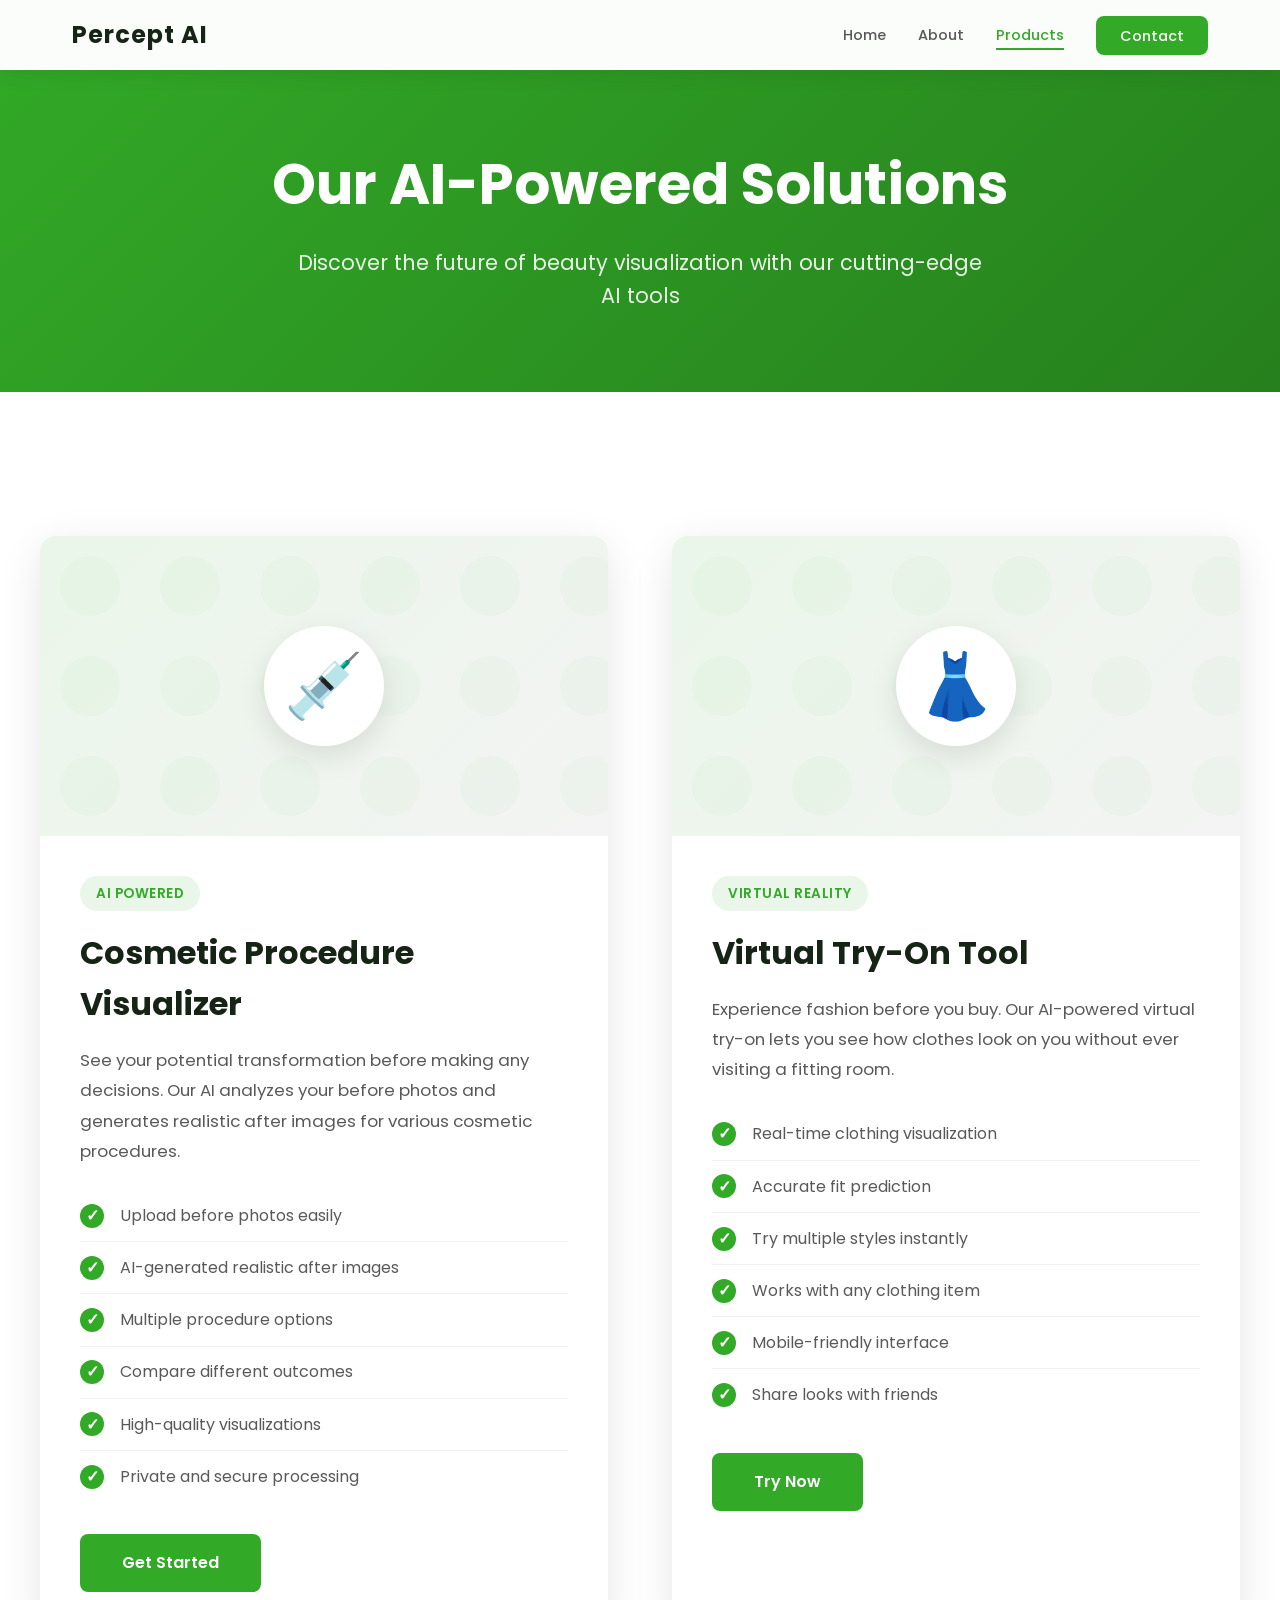
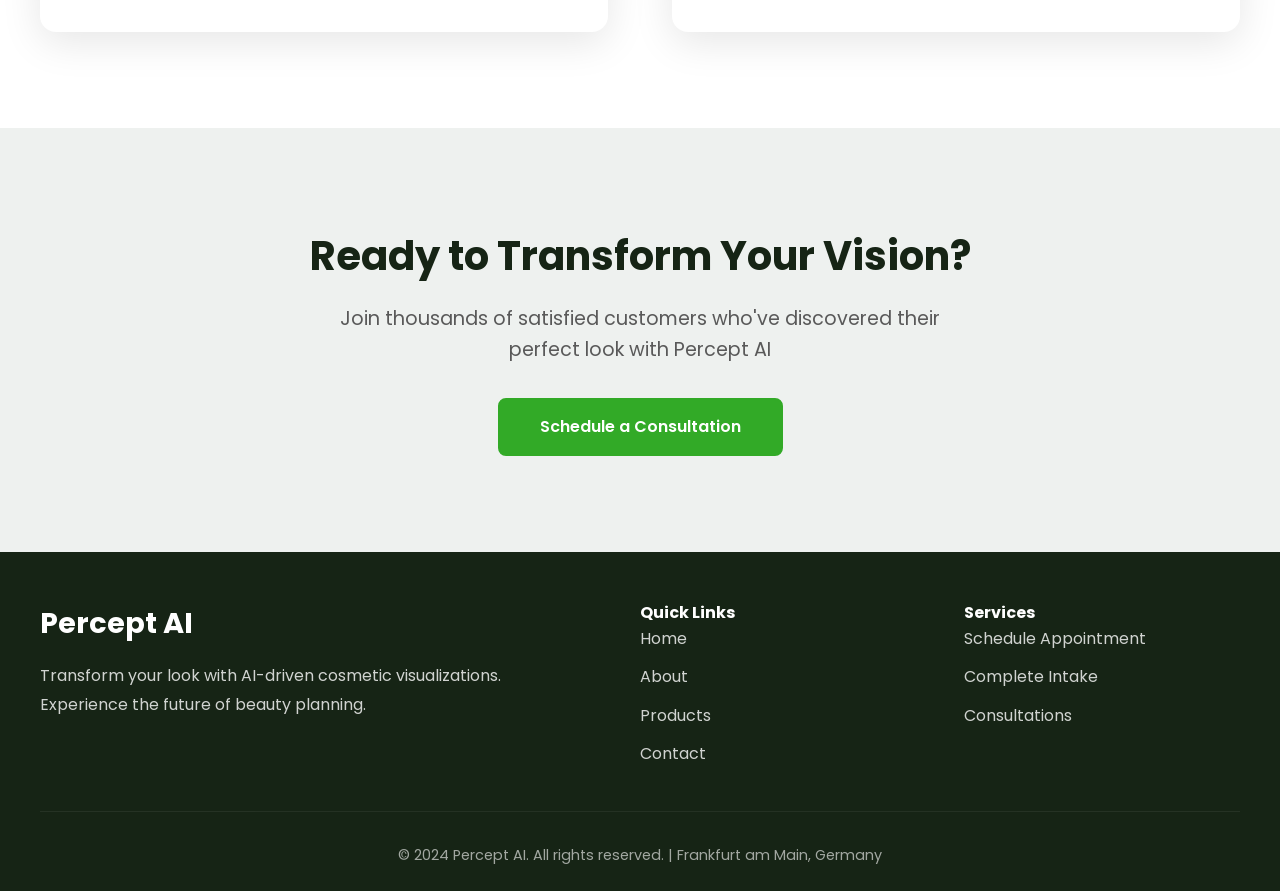
<file: products-page.html>
<!DOCTYPE html>
<html lang="en">
<head>
    <meta charset="UTF-8">
    <meta name="viewport" content="width=device-width, initial-scale=1.0">
    <meta name="description" content="Percept AI Products - AI-powered cosmetic visualization and virtual try-on tools">
    <title>Products | Percept AI</title>
    
    <!-- Fonts -->
    <link rel="preconnect" href="https://fonts.googleapis.com">
    <link rel="preconnect" href="https://fonts.gstatic.com" crossorigin>
    <link href="https://fonts.googleapis.com/css2?family=Poppins:wght@400;500;600;700&display=swap" rel="stylesheet">
    
    <style>
        * {
            margin: 0;
            padding: 0;
            box-sizing: border-box;
        }

        :root {
            --primary: #32aa27;
            --primary-dark: #26801d;
            --primary-light: #41d034;
            --dark: #162415;
            --light: #fff;
            --accent: #eef1ef;
            --text-dark: #595959;
            --danger: #ec6366;
            --spacing: 20px;
            --radius: 8px;
            --transition: all 0.3s ease;
        }

        body {
            font-family: 'Poppins', sans-serif;
            line-height: 1.6;
            color: var(--text-dark);
            overflow-x: hidden;
        }

        /* Navigation - Same as index.html */
        nav {
            position: fixed;
            top: 0;
            left: 0;
            right: 0;
            background: rgba(255, 255, 255, 0.98);
            backdrop-filter: blur(10px);
            box-shadow: 0 2px 20px rgba(0,0,0,0.1);
            z-index: 1000;
            transition: var(--transition);
        }

        .nav-container {
            max-width: 1200px;
            margin: 0 auto;
            padding: 1rem 2rem;
            display: flex;
            justify-content: space-between;
            align-items: center;
        }

        .logo {
            font-size: 1.5rem;
            font-weight: 700;
            color: var(--dark);
            text-decoration: none;
            letter-spacing: 1px;
        }

        .nav-links {
            display: flex;
            gap: 2rem;
            align-items: center;
            list-style: none;
        }

        .nav-links a {
            color: var(--text-dark);
            text-decoration: none;
            font-weight: 500;
            font-size: 0.9rem;
            text-transform: capitalize;
            transition: var(--transition);
            position: relative;
        }

        .nav-links a.active {
            color: var(--primary);
        }

        .nav-links a::after {
            content: '';
            position: absolute;
            bottom: -5px;
            left: 0;
            width: 0;
            height: 2px;
            background: var(--primary);
            transition: width 0.3s ease;
        }

        .nav-links a:hover::after,
        .nav-links a.active::after {
            width: 100%;
        }

        .nav-cta {
            background: var(--primary);
            color: white !important;
            padding: 0.6rem 1.5rem;
            border-radius: var(--radius);
        }

        .nav-cta::after {
            display: none;
        }

        .nav-cta:hover {
            background: var(--primary-dark);
            transform: translateY(-2px);
            box-shadow: 0 5px 15px rgba(50, 170, 39, 0.3);
        }

        .mobile-menu {
            display: none;
            flex-direction: column;
            gap: 5px;
            cursor: pointer;
        }

        .mobile-menu span {
            width: 25px;
            height: 3px;
            background: var(--dark);
            border-radius: 3px;
        }

        /* Page Header */
        .page-header {
            padding: 140px 2rem 80px;
            background: linear-gradient(135deg, var(--primary) 0%, var(--primary-dark) 100%);
            color: white;
            text-align: center;
        }

        .page-header h1 {
            font-size: clamp(2rem, 5vw, 3.5rem);
            margin-bottom: 1rem;
        }

        .page-header p {
            font-size: clamp(1rem, 2vw, 1.3rem);
            opacity: 0.9;
            max-width: 700px;
            margin: 0 auto;
        }

        /* Products Section */
        .products {
            padding: 6rem 2rem;
            background: white;
        }

        .products-container {
            max-width: 1200px;
            margin: 0 auto;
        }

        .products-grid {
            display: grid;
            grid-template-columns: repeat(auto-fit, minmax(500px, 1fr));
            gap: 4rem;
            margin-top: 3rem;
        }

        .product-card {
            background: white;
            border-radius: 16px;
            overflow: hidden;
            box-shadow: 0 10px 40px rgba(0,0,0,0.1);
            transition: var(--transition);
            animation: fadeInUp 0.6s ease;
        }

        .product-card:hover {
            transform: translateY(-10px);
            box-shadow: 0 20px 60px rgba(0,0,0,0.15);
        }

        .product-image {
            position: relative;
            height: 300px;
            background: linear-gradient(135deg, rgba(50, 170, 39, 0.1) 0%, rgba(22, 36, 21, 0.05) 100%);
            display: flex;
            align-items: center;
            justify-content: center;
            overflow: hidden;
        }

        .product-image::before {
            content: '';
            position: absolute;
            top: 0;
            left: 0;
            right: 0;
            bottom: 0;
            background: url('data:image/svg+xml,<svg width="100" height="100" xmlns="http://www.w3.org/2000/svg"><rect width="100" height="100" fill="none"/><circle cx="50" cy="50" r="30" fill="rgba(50,170,39,0.1)"/></svg>') repeat;
            opacity: 0.3;
        }

        .product-icon {
            position: relative;
            width: 120px;
            height: 120px;
            background: white;
            border-radius: 50%;
            display: flex;
            align-items: center;
            justify-content: center;
            box-shadow: 0 10px 30px rgba(0,0,0,0.1);
            font-size: 4rem;
        }

        .product-content {
            padding: 2.5rem;
        }

        .product-badge {
            display: inline-block;
            padding: 0.4rem 1rem;
            background: rgba(50, 170, 39, 0.1);
            color: var(--primary);
            border-radius: 20px;
            font-size: 0.85rem;
            font-weight: 600;
            text-transform: uppercase;
            letter-spacing: 0.5px;
            margin-bottom: 1rem;
        }

        .product-content h2 {
            font-size: 2rem;
            color: var(--dark);
            margin-bottom: 1rem;
        }

        .product-content p {
            font-size: 1.05rem;
            line-height: 1.8;
            margin-bottom: 1.5rem;
            color: var(--text-dark);
        }

        .features-list {
            list-style: none;
            margin-bottom: 2rem;
        }

        .features-list li {
            padding: 0.8rem 0;
            border-bottom: 1px solid #f0f0f0;
            display: flex;
            align-items: center;
            gap: 1rem;
        }

        .features-list li:last-child {
            border-bottom: none;
        }

        .features-list li::before {
            content: '✓';
            width: 24px;
            height: 24px;
            background: var(--primary);
            color: white;
            border-radius: 50%;
            display: flex;
            align-items: center;
            justify-content: center;
            font-weight: bold;
            flex-shrink: 0;
        }

        .btn {
            display: inline-block;
            padding: 0.9rem 2.5rem;
            background: var(--primary);
            color: white;
            text-decoration: none;
            border-radius: var(--radius);
            font-weight: 600;
            transition: var(--transition);
            border: 2px solid var(--primary);
            text-align: center;
        }

        .btn:hover {
            background: var(--primary-dark);
            transform: translateY(-2px);
            box-shadow: 0 5px 20px rgba(50, 170, 39, 0.3);
        }

        .btn-outline {
            background: transparent;
            color: var(--primary);
        }

        .btn-outline:hover {
            background: var(--primary);
            color: white;
        }

        /* CTA Section */
        .cta-section {
            padding: 6rem 2rem;
            background: var(--accent);
            text-align: center;
        }

        .cta-section h2 {
            font-size: 2.5rem;
            color: var(--dark);
            margin-bottom: 1rem;
        }

        .cta-section p {
            font-size: 1.2rem;
            color: var(--text-dark);
            margin-bottom: 2rem;
            max-width: 600px;
            margin-left: auto;
            margin-right: auto;
        }

        /* Footer */
        footer {
            background: var(--dark);
            color: white;
            padding: 3rem 2rem 1.5rem;
        }

        .footer-container {
            max-width: 1200px;
            margin: 0 auto;
        }

        .footer-content {
            display: grid;
            grid-template-columns: 2fr 1fr 1fr;
            gap: 3rem;
            margin-bottom: 2rem;
        }

        .footer-content h3 {
            font-size: 1.8rem;
            margin-bottom: 1rem;
        }

        .footer-content p {
            opacity: 0.8;
            line-height: 1.8;
        }

        .footer-links {
            list-style: none;
        }

        .footer-links li {
            margin-bottom: 0.8rem;
        }

        .footer-links a {
            color: rgba(255,255,255,0.8);
            text-decoration: none;
            transition: var(--transition);
        }

        .footer-links a:hover {
            color: var(--primary-light);
            padding-left: 5px;
        }

        .footer-bottom {
            text-align: center;
            padding-top: 2rem;
            border-top: 1px solid rgba(255,255,255,0.1);
            opacity: 0.6;
            font-size: 0.9rem;
        }

        @keyframes fadeInUp {
            from {
                opacity: 0;
                transform: translateY(30px);
            }
            to {
                opacity: 1;
                transform: translateY(0);
            }
        }

        /* Responsive */
        @media (max-width: 768px) {
            .nav-links {
                position: fixed;
                top: 70px;
                left: -100%;
                width: 100%;
                height: calc(100vh - 70px);
                background: white;
                flex-direction: column;
                padding: 2rem;
                transition: left 0.3s ease;
                box-shadow: 0 5px 20px rgba(0,0,0,0.1);
            }

            .nav-links.active {
                left: 0;
            }

            .mobile-menu {
                display: flex;
            }

            .products-grid {
                grid-template-columns: 1fr;
                gap: 2rem;
            }

            .footer-content {
                grid-template-columns: 1fr;
                gap: 2rem;
            }

            .product-content {
                padding: 2rem;
            }
        }
    </style>
</head>
<body>
    <!-- Navigation -->
    <nav id="navbar">
        <div class="nav-container">
            <a href="index.html" class="logo">Percept AI</a>
            <ul class="nav-links" id="navLinks">
                <li><a href="index.html">Home</a></li>
                <li><a href="index.html#about">About</a></li>
                <li><a href="products.html" class="active">Products</a></li>
                <li><a href="index.html#contact" class="nav-cta">Contact</a></li>
            </ul>
            <div class="mobile-menu" id="mobileMenu">
                <span></span>
                <span></span>
                <span></span>
            </div>
        </div>
    </nav>

    <!-- Page Header -->
    <section class="page-header">
        <h1>Our AI-Powered Solutions</h1>
        <p>Discover the future of beauty visualization with our cutting-edge AI tools</p>
    </section>

    <!-- Products Section -->
    <section class="products">
        <div class="products-container">
            <div class="products-grid">
                
                <!-- Product 1: Cosmetic Procedure Visualizer -->
                <div class="product-card">
                    <div class="product-image">
                        <div class="product-icon">💉</div>
                    </div>
                    <div class="product-content">
                        <span class="product-badge">AI Powered</span>
                        <h2>Cosmetic Procedure Visualizer</h2>
                        <p>See your potential transformation before making any decisions. Our AI analyzes your before photos and generates realistic after images for various cosmetic procedures.</p>
                        
                        <ul class="features-list">
                            <li>Upload before photos easily</li>
                            <li>AI-generated realistic after images</li>
                            <li>Multiple procedure options</li>
                            <li>Compare different outcomes</li>
                            <li>High-quality visualizations</li>
                            <li>Private and secure processing</li>
                        </ul>
                        
                        <a href="index.html#contact" class="btn">Get Started</a>
                    </div>
                </div>

                <!-- Product 2: Virtual Try-On Tool -->
                <div class="product-card">
                    <div class="product-image">
                        <div class="product-icon">👗</div>
                    </div>
                    <div class="product-content">
                        <span class="product-badge">Virtual Reality</span>
                        <h2>Virtual Try-On Tool</h2>
                        <p>Experience fashion before you buy. Our AI-powered virtual try-on lets you see how clothes look on you without ever visiting a fitting room.</p>
                        
                        <ul class="features-list">
                            <li>Real-time clothing visualization</li>
                            <li>Accurate fit prediction</li>
                            <li>Try multiple styles instantly</li>
                            <li>Works with any clothing item</li>
                            <li>Mobile-friendly interface</li>
                            <li>Share looks with friends</li>
                        </ul>
                        
                        <a href="index.html#contact" class="btn">Try Now</a>
                    </div>
                </div>

            </div>
        </div>
    </section>

    <!-- CTA Section -->
    <section class="cta-section">
        <h2>Ready to Transform Your Vision?</h2>
        <p>Join thousands of satisfied customers who've discovered their perfect look with Percept AI</p>
        <a href="index.html#contact" class="btn">Schedule a Consultation</a>
    </section>

    <!-- Footer -->
    <footer>
        <div class="footer-container">
            <div class="footer-content">
                <div>
                    <h3>Percept AI</h3>
                    <p>Transform your look with AI-driven cosmetic visualizations. Experience the future of beauty planning.</p>
                </div>
                <div>
                    <h4>Quick Links</h4>
                    <ul class="footer-links">
                        <li><a href="index.html">Home</a></li>
                        <li><a href="index.html#about">About</a></li>
                        <li><a href="products.html">Products</a></li>
                        <li><a href="index.html#contact">Contact</a></li>
                    </ul>
                </div>
                <div>
                    <h4>Services</h4>
                    <ul class="footer-links">
                        <li><a href="index.html#contact">Schedule Appointment</a></li>
                        <li><a href="index.html#contact">Complete Intake</a></li>
                        <li><a href="index.html#contact">Consultations</a></li>
                    </ul>
                </div>
            </div>
            <div class="footer-bottom">
                <p>&copy; 2024 Percept AI. All rights reserved. | Frankfurt am Main, Germany</p>
            </div>
        </div>
    </footer>

    <script>
        // Mobile menu toggle
        const mobileMenu = document.getElementById('mobileMenu');
        const navLinks = document.getElementById('navLinks');

        mobileMenu.addEventListener('click', () => {
            navLinks.classList.toggle('active');
        });

        // Close mobile menu when clicking on a link
        document.querySelectorAll('.nav-links a').forEach(link => {
            link.addEventListener('click', () => {
                navLinks.classList.remove('active');
            });
        });

        // Navbar scroll effect
        const navbar = document.getElementById('navbar');
        window.addEventListener('scroll', () => {
            if(window.scrollY > 50) {
                navbar.classList.add('scrolled');
            } else {
                navbar.classList.remove('scrolled');
            }
        });
    </script>
</body>
</html>
</file>
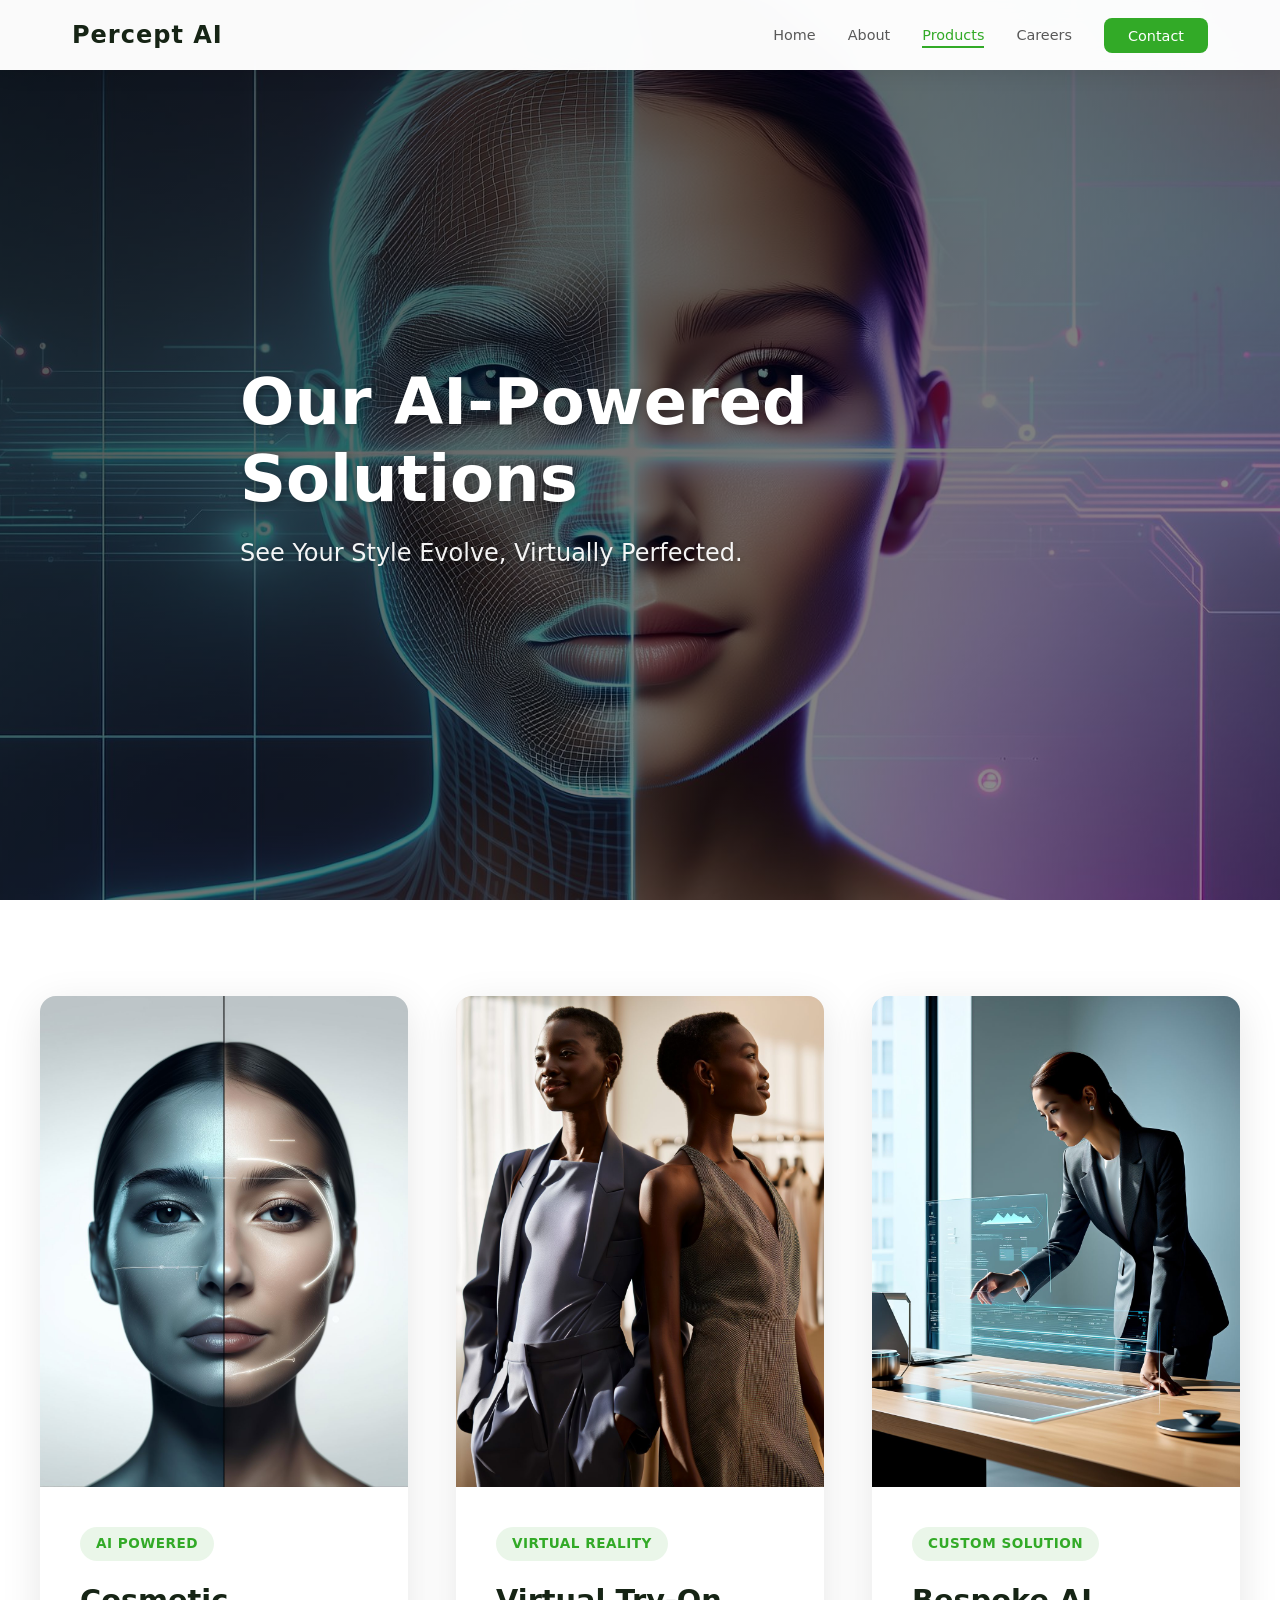
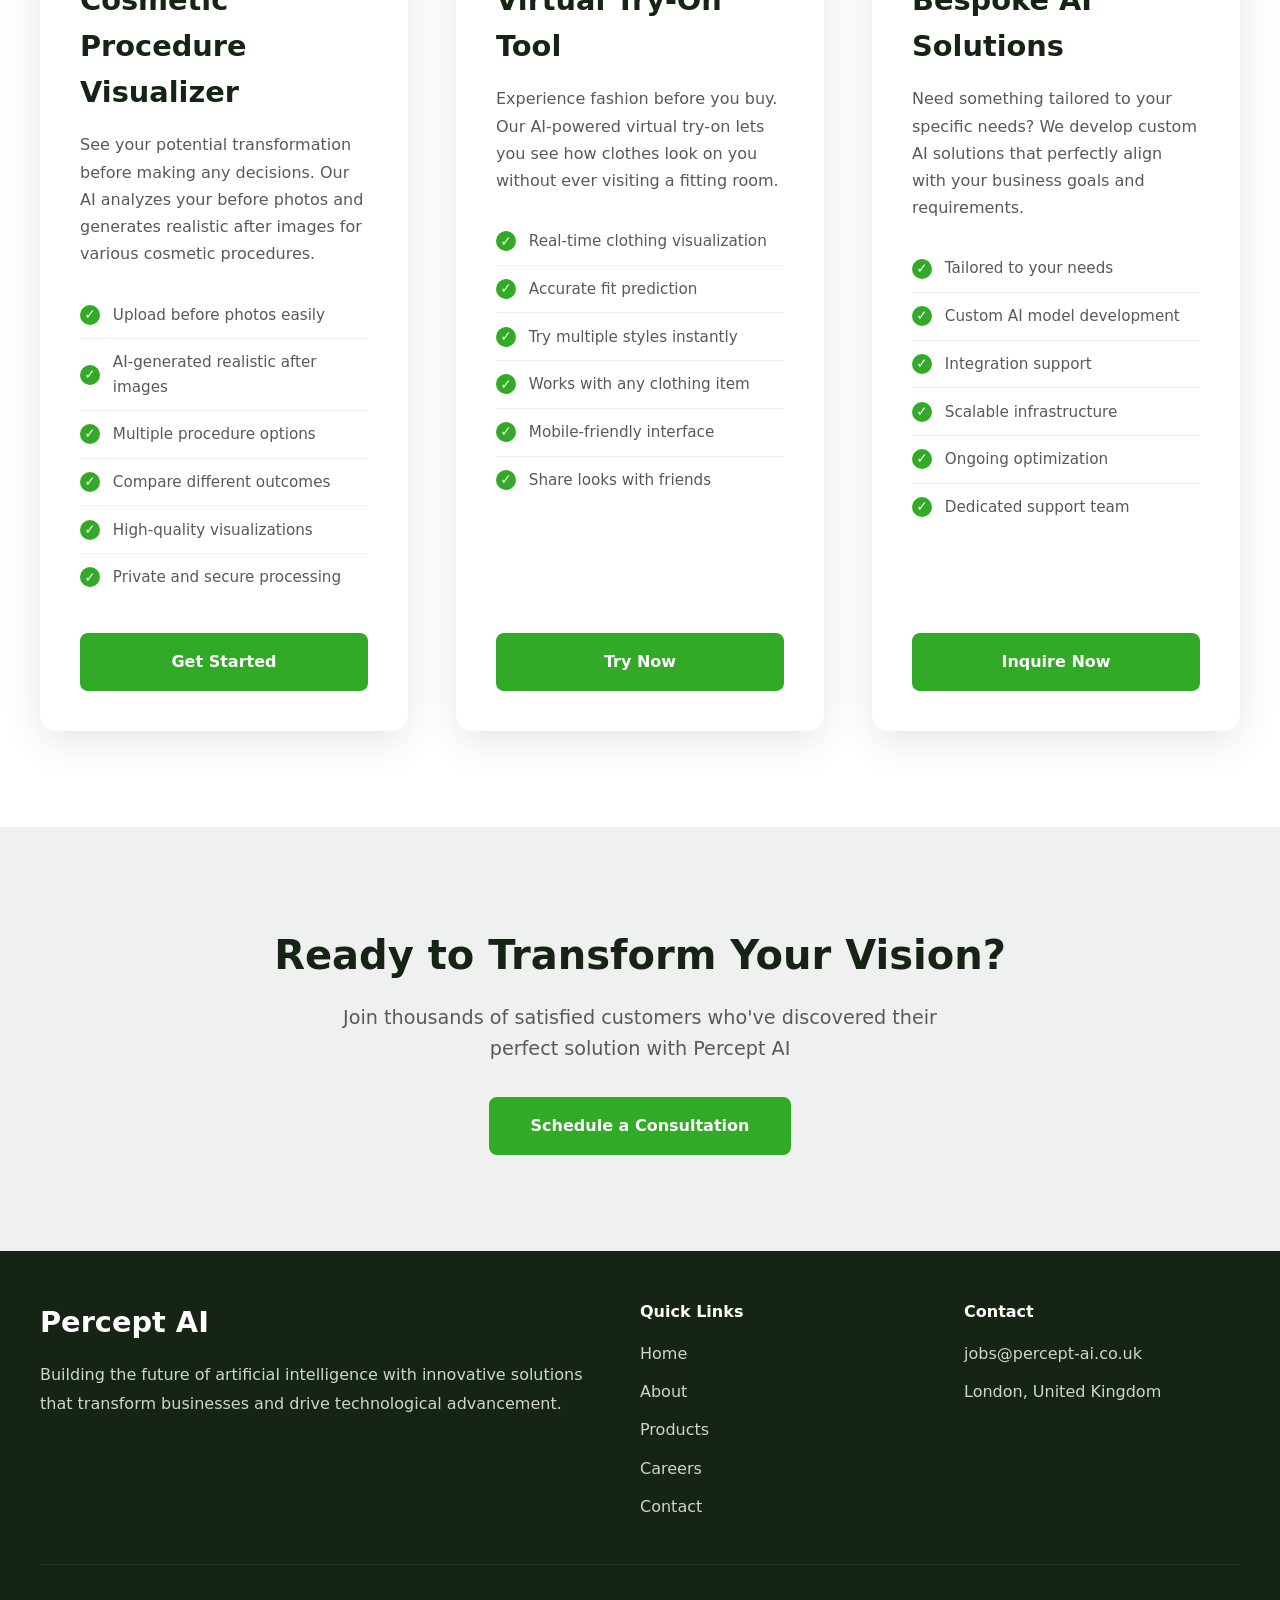
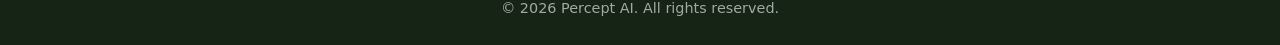
<file: products.html>
<!DOCTYPE html>
<html lang="en">
<head>
    <meta charset="UTF-8">
    <meta name="viewport" content="width=device-width, initial-scale=1.0">
    <meta http-equiv="Content-Security-Policy" content="default-src 'self'; script-src 'self'; style-src 'self' https://fonts.googleapis.com; font-src https://fonts.gstatic.com; img-src 'self' data:; connect-src https://formspree.io https://api.cloudinary.com; form-action 'self' https://formspree.io; base-uri 'self'; object-src 'none'; frame-src 'none'; upgrade-insecure-requests">
    <meta name="referrer" content="strict-origin-when-cross-origin">
    <meta name="description" content="Percept AI Products - AI-powered cosmetic visualization and virtual try-on tools.">
    <title>Products | Percept AI</title>
    <link rel="icon" href="assets/favicon.svg" type="image/svg+xml">

    <link rel="preconnect" href="https://fonts.googleapis.com">
    <link rel="preconnect" href="https://fonts.gstatic.com" crossorigin>
    <link href="https://fonts.googleapis.com/css2?family=Poppins:wght@400;500;600;700&display=swap" rel="stylesheet">
    <link rel="stylesheet" href="assets/css/style.css">

    <script src="assets/js/config.js"></script>
    <script src="assets/js/main.js" defer></script>
</head>
<body>
    <a class="skip-link" href="#main">Skip to content</a>
    <nav id="navbar" aria-label="Main navigation">
        <div class="nav-container">
            <a href="index.html" class="logo">Percept AI</a>
            <ul class="nav-links" id="navLinks">
                <li><a href="index.html">Home</a></li>
                <li><a href="index.html#about">About</a></li>
                <li><a href="products.html" class="active">Products</a></li>
                <li><a href="careers.html">Careers</a></li>
                <li><a href="index.html#contact" class="nav-cta">Contact</a></li>
            </ul>
            <button class="mobile-menu" id="mobileMenu" type="button" aria-label="Toggle navigation" aria-expanded="false" aria-controls="navLinks">
                <span></span>
                <span></span>
                <span></span>
            </button>
        </div>
    </nav>

    <main id="main">
    <section class="hero hero--products">
        <div class="hero-content">
            <h1>Our AI-Powered Solutions</h1>
            <p>See Your Style Evolve, Virtually Perfected.</p>
        </div>
    </section>

    <section class="products">
        <div class="products-container">
            <div class="products-grid">
                <div class="product-card">
                    <div class="product-image">
                        <img src="Images/cosmetica-intro.jpg" alt="Cosmetic Procedure Visualizer" width="1200" height="1600" loading="lazy">
                    </div>
                    <div class="product-content">
                        <span class="product-badge">AI Powered</span>
                        <h2>Cosmetic Procedure Visualizer</h2>
                        <p>See your potential transformation before making any decisions. Our AI analyzes your before photos and generates realistic after images for various cosmetic procedures.</p>

                        <ul class="features-list">
                            <li>Upload before photos easily</li>
                            <li>AI-generated realistic after images</li>
                            <li>Multiple procedure options</li>
                            <li>Compare different outcomes</li>
                            <li>High-quality visualizations</li>
                            <li>Private and secure processing</li>
                        </ul>

                        <a href="https://ostrich-set-dodo.ngrok-free.app/api/v1/Cosmetic" class="btn" target="_blank" rel="noopener noreferrer">Get Started</a>
                    </div>
                </div>

                <div class="product-card">
                    <div class="product-image">
                        <img src="Images/try-on-intro2.jpg" alt="Virtual Try-On Tool" width="1200" height="1600" loading="lazy">
                    </div>
                    <div class="product-content">
                        <span class="product-badge">Virtual Reality</span>
                        <h2>Virtual Try-On Tool</h2>
                        <p>Experience fashion before you buy. Our AI-powered virtual try-on lets you see how clothes look on you without ever visiting a fitting room.</p>

                        <ul class="features-list">
                            <li>Real-time clothing visualization</li>
                            <li>Accurate fit prediction</li>
                            <li>Try multiple styles instantly</li>
                            <li>Works with any clothing item</li>
                            <li>Mobile-friendly interface</li>
                            <li>Share looks with friends</li>
                        </ul>

                        <a href="https://ostrich-set-dodo.ngrok-free.app/api/v1/TryOn" class="btn" target="_blank" rel="noopener noreferrer">Try Now</a>
                    </div>
                </div>

                <div class="product-card">
                    <div class="product-image">
                        <img src="Images/idea-cover.jpg" alt="Bespoke AI Solutions" width="1200" height="1600" loading="lazy">
                    </div>
                    <div class="product-content">
                        <span class="product-badge">Custom Solution</span>
                        <h2>Bespoke AI Solutions</h2>
                        <p>Need something tailored to your specific needs? We develop custom AI solutions that perfectly align with your business goals and requirements.</p>

                        <ul class="features-list">
                            <li>Tailored to your needs</li>
                            <li>Custom AI model development</li>
                            <li>Integration support</li>
                            <li>Scalable infrastructure</li>
                            <li>Ongoing optimization</li>
                            <li>Dedicated support team</li>
                        </ul>

                        <a href="index.html#contact" class="btn">Inquire Now</a>
                    </div>
                </div>
            </div>
        </div>
    </section>

    <section class="cta-section">
        <h2>Ready to Transform Your Vision?</h2>
        <p>Join thousands of satisfied customers who've discovered their perfect solution with Percept AI</p>
        <a href="index.html#contact" class="btn">Schedule a Consultation</a>
    </section>
    </main>

    <footer>
        <div class="footer-container">
            <div class="footer-content">
                <div>
                    <h3>Percept AI</h3>
                    <p>Building the future of artificial intelligence with innovative solutions that transform businesses and drive technological advancement.</p>
                </div>
                <div>
                    <h4>Quick Links</h4>
                    <ul class="footer-links">
                        <li><a href="index.html">Home</a></li>
                        <li><a href="index.html#about">About</a></li>
                        <li><a href="products.html">Products</a></li>
                        <li><a href="careers.html">Careers</a></li>
                        <li><a href="index.html#contact">Contact</a></li>
                    </ul>
                </div>
                <div>
                    <h4>Contact</h4>
                    <ul class="footer-links">
                        <li><a href="mailto:jobs@percept-ai.co.uk">jobs@percept-ai.co.uk</a></li>
                        <li>London, United Kingdom</li>
                    </ul>
                </div>
            </div>
            <div class="footer-bottom">
                <p>&copy; <span data-year>2026</span> Percept AI. All rights reserved.</p>
            </div>
        </div>
    </footer>
</body>
</html>
</file>
<file: assets/css/style.css>
/* ==========================================================================
   Percept AI - shared stylesheet
   Loaded by every page. Page-specific hero backgrounds are at the bottom.
   ========================================================================== */

* {
    margin: 0;
    padding: 0;
    box-sizing: border-box;
}

:root {
    --primary: #32aa27;
    --primary-dark: #26801d;
    --primary-light: #41d034;
    --dark: #162415;
    --light: #fff;
    --accent: #eef1ef;
    --text-dark: #595959;
    --danger: #ec6366;
    --success: #26801d;
    --radius: 8px;
    --transition: all 0.3s ease;
}

html {
    scroll-behavior: smooth;
    scroll-padding-top: 90px;
}

body {
    font-family: 'Poppins', system-ui, -apple-system, 'Segoe UI', Roboto, sans-serif;
    line-height: 1.6;
    color: var(--text-dark);
    background: var(--light);
    overflow-x: hidden;
}

img {
    max-width: 100%;
}

[hidden] {
    display: none !important;
}

/* Skip link for keyboard users */
.skip-link {
    position: absolute;
    left: -999px;
    top: 0;
    background: var(--primary);
    color: #fff;
    padding: 0.5rem 1rem;
    z-index: 2000;
}

.skip-link:focus {
    left: 1rem;
    top: 1rem;
}

/* --------------------------------------------------------------------------
   Navigation
   -------------------------------------------------------------------------- */
nav {
    position: fixed;
    top: 0;
    left: 0;
    right: 0;
    background: rgba(255, 255, 255, 0.98);
    backdrop-filter: blur(10px);
    box-shadow: 0 2px 20px rgba(0, 0, 0, 0.1);
    z-index: 1000;
    transition: var(--transition);
}

nav.scrolled {
    box-shadow: 0 4px 30px rgba(0, 0, 0, 0.15);
}

.nav-container {
    max-width: 1200px;
    margin: 0 auto;
    padding: 1rem 2rem;
    display: flex;
    justify-content: space-between;
    align-items: center;
}

.logo {
    font-size: 1.5rem;
    font-weight: 700;
    color: var(--dark);
    text-decoration: none;
    letter-spacing: 1px;
}

.nav-links {
    display: flex;
    gap: 2rem;
    align-items: center;
    list-style: none;
}

.nav-links a {
    color: var(--text-dark);
    text-decoration: none;
    font-weight: 500;
    font-size: 0.9rem;
    text-transform: capitalize;
    transition: var(--transition);
    position: relative;
}

.nav-links a.active {
    color: var(--primary);
}

.nav-links a::after {
    content: '';
    position: absolute;
    bottom: -5px;
    left: 0;
    width: 0;
    height: 2px;
    background: var(--primary);
    transition: width 0.3s ease;
}

.nav-links a:hover::after,
.nav-links a.active::after {
    width: 100%;
}

.nav-cta {
    background: var(--primary);
    color: #fff !important;
    padding: 0.6rem 1.5rem;
    border-radius: var(--radius);
}

.nav-cta::after {
    display: none;
}

.nav-cta:hover {
    background: var(--primary-dark);
    transform: translateY(-2px);
    box-shadow: 0 5px 15px rgba(50, 170, 39, 0.3);
}

.mobile-menu {
    display: none;
    flex-direction: column;
    gap: 5px;
    cursor: pointer;
    background: none;
    border: 0;
    padding: 4px;
}

.mobile-menu span {
    display: block;
    width: 25px;
    height: 3px;
    background: var(--dark);
    border-radius: 3px;
}

/* --------------------------------------------------------------------------
   Hero / page header
   -------------------------------------------------------------------------- */
.hero {
    min-height: 100vh;
    display: flex;
    align-items: center;
    justify-content: center;
    background-color: var(--dark);
    background-position: center;
    background-size: cover;
    background-repeat: no-repeat;
    position: relative;
    padding: 100px 2rem 2rem;
    overflow: hidden;
}

.hero::before {
    content: '';
    position: absolute;
    inset: 0;
    background: linear-gradient(135deg, rgba(0, 0, 0, 0.7) 0%, rgba(0, 0, 0, 0.4) 100%);
}

.hero-content {
    position: relative;
    z-index: 1;
    max-width: 800px;
    text-align: left;
    color: #fff;
    animation: fadeInUp 1s ease;
}

.hero h1 {
    font-size: clamp(2.5rem, 6vw, 4rem);
    font-weight: 700;
    margin-bottom: 1rem;
    line-height: 1.2;
    text-shadow: 2px 2px 10px rgba(0, 0, 0, 0.3);
}

.hero p {
    font-size: clamp(1.1rem, 2vw, 1.5rem);
    margin-bottom: 2rem;
    opacity: 0.95;
    line-height: 1.6;
    text-shadow: 1px 1px 5px rgba(0, 0, 0, 0.3);
}

.hero--short {
    min-height: 60vh;
}

/* --------------------------------------------------------------------------
   Shared section / typography helpers
   -------------------------------------------------------------------------- */
.section-title {
    font-size: 2.5rem;
    text-align: center;
    color: var(--dark);
    margin-bottom: 1rem;
    text-transform: uppercase;
    font-weight: 600;
}

.section-subtitle {
    text-align: center;
    font-size: 1.2rem;
    color: var(--text-dark);
    margin: 0 auto 3rem;
    max-width: 700px;
}

/* --------------------------------------------------------------------------
   Buttons
   -------------------------------------------------------------------------- */
.btn {
    display: inline-block;
    padding: 0.9rem 2.5rem;
    background: var(--primary);
    color: #fff;
    text-decoration: none;
    border-radius: var(--radius);
    font-weight: 600;
    font-family: inherit;
    font-size: 1rem;
    transition: var(--transition);
    border: 2px solid var(--primary);
    text-align: center;
    cursor: pointer;
}

.btn:hover {
    background: var(--primary-dark);
    transform: translateY(-2px);
    box-shadow: 0 5px 20px rgba(50, 170, 39, 0.3);
}

.btn:disabled {
    opacity: 0.6;
    cursor: not-allowed;
    transform: none;
    box-shadow: none;
}

.btn-block {
    width: 100%;
    padding: 1rem 2.5rem;
}

/* --------------------------------------------------------------------------
   About (home)
   -------------------------------------------------------------------------- */
.about {
    padding: 6rem 2rem;
    background: #fff;
}

.about-container {
    max-width: 1200px;
    margin: 0 auto;
    display: grid;
    grid-template-columns: 1fr 1fr;
    gap: 4rem;
    align-items: center;
}

.about-content h2 {
    font-size: 2.5rem;
    color: var(--dark);
    margin-bottom: 1rem;
    text-transform: uppercase;
    font-weight: 600;
    letter-spacing: 1px;
}

.about-content h3 {
    font-size: 1.8rem;
    color: var(--primary);
    margin-bottom: 1.5rem;
}

.about-content p {
    font-size: 1.1rem;
    line-height: 1.8;
    margin-bottom: 2rem;
}

.about-image {
    position: relative;
    border-radius: var(--radius);
    overflow: hidden;
    box-shadow: 0 20px 60px rgba(0, 0, 0, 0.15);
    transform: perspective(1000px) rotateY(-5deg);
    transition: var(--transition);
}

.about-image:hover {
    transform: perspective(1000px) rotateY(0deg) scale(1.02);
}

.about-image img {
    width: 100%;
    height: auto;
    display: block;
}

/* --------------------------------------------------------------------------
   Contact (home)
   -------------------------------------------------------------------------- */
.contact {
    padding: 6rem 2rem;
    background: var(--accent);
}

.contact-container {
    max-width: 1200px;
    margin: 0 auto;
}

.contact-grid {
    display: grid;
    grid-template-columns: 1fr 1fr;
    gap: 3rem;
    align-items: start;
}

.contact-form,
.contact-info {
    background: #fff;
    padding: 2.5rem;
    border-radius: var(--radius);
    box-shadow: 0 10px 40px rgba(0, 0, 0, 0.1);
}

.contact-info h3 {
    font-size: 1.5rem;
    color: var(--dark);
    margin-bottom: 1.5rem;
}

.info-item {
    display: flex;
    align-items: flex-start;
    gap: 1rem;
    margin-bottom: 1.5rem;
}

.info-item svg {
    width: 24px;
    height: 24px;
    fill: var(--primary);
    flex-shrink: 0;
    margin-top: 0.2rem;
}

.info-item a {
    color: var(--text-dark);
    text-decoration: none;
    transition: var(--transition);
}

.info-item a:hover {
    color: var(--primary);
}

.hours-list {
    list-style: none;
    margin-top: 1rem;
}

.hours-list li {
    display: flex;
    justify-content: space-between;
    padding: 0.5rem 0;
    border-bottom: 1px solid #f0f0f0;
}

.hours-list li:last-child {
    border-bottom: none;
}

/* --------------------------------------------------------------------------
   Forms (shared by contact + job applications)
   -------------------------------------------------------------------------- */
.form-group {
    margin-bottom: 1.5rem;
}

.form-group label {
    display: block;
    margin-bottom: 0.5rem;
    font-weight: 600;
    color: var(--dark);
    font-size: 0.95rem;
}

.form-group input,
.form-group textarea,
.form-group select {
    width: 100%;
    padding: 0.9rem;
    border: 2px solid #e0e0e0;
    border-radius: var(--radius);
    font-family: inherit;
    font-size: 1rem;
    transition: var(--transition);
}

.form-group input::placeholder,
.form-group textarea::placeholder {
    color: #aaa;
}

.form-group input:focus,
.form-group textarea:focus,
.form-group select:focus {
    outline: none;
    border-color: var(--primary);
    box-shadow: 0 0 0 3px rgba(50, 170, 39, 0.1);
}

.form-group textarea {
    resize: vertical;
    min-height: 120px;
}

.form-row {
    display: grid;
    grid-template-columns: 1fr 1fr;
    gap: 1.5rem;
}

.checkbox-group {
    display: flex;
    align-items: flex-start;
    gap: 0.5rem;
}

.checkbox-group input[type="checkbox"] {
    width: auto;
    margin-top: 0.3rem;
}

.checkbox-group label {
    margin-bottom: 0;
    font-weight: 400;
    font-size: 0.9rem;
}

.form-intro {
    margin-bottom: 1.5rem;
    color: var(--text-dark);
}

/* Spam honeypot: hidden from people, present for bots. */
.hp-field {
    position: absolute;
    left: -9999px;
    width: 1px;
    height: 1px;
    overflow: hidden;
}

.form-status {
    display: none;
    margin-top: 1rem;
    padding: 1rem;
    border-radius: var(--radius);
    font-size: 0.95rem;
    line-height: 1.5;
}

.form-status.show {
    display: block;
}

.form-status.loading {
    background: rgba(50, 170, 39, 0.08);
    color: var(--dark);
}

.form-status.success {
    background: rgba(50, 170, 39, 0.12);
    color: var(--success);
}

.form-status.error {
    background: rgba(236, 99, 102, 0.12);
    color: #b3282b;
}

.form-fallback {
    padding: 1.25rem;
    border-radius: var(--radius);
    background: rgba(50, 170, 39, 0.08);
    color: var(--dark);
    line-height: 1.7;
}

.form-fallback a {
    color: var(--primary-dark);
    font-weight: 600;
}

/* File upload */
.file-upload {
    position: relative;
    display: block;
    width: 100%;
}

.file-upload input[type="file"] {
    position: absolute;
    left: -9999px;
}

.file-upload-label {
    display: block;
    padding: 1.5rem;
    background: #fff;
    border: 2px dashed #e0e0e0;
    border-radius: var(--radius);
    text-align: center;
    cursor: pointer;
    transition: var(--transition);
    font-weight: 600;
    color: var(--primary);
    font-size: 0.95rem;
}

.file-upload input[type="file"]:hover + .file-upload-label,
.file-upload input[type="file"]:focus + .file-upload-label {
    border-color: var(--primary);
    background: rgba(50, 170, 39, 0.02);
}

.file-name {
    font-size: 0.85rem;
    color: var(--success);
    margin-top: 0.5rem;
    min-height: 1.2em;
    word-break: break-all;
}

/* --------------------------------------------------------------------------
   Products
   -------------------------------------------------------------------------- */
.products {
    padding: 6rem 2rem;
    background: #fff;
}

.products-container {
    max-width: 1200px;
    margin: 0 auto;
}

.products-grid {
    display: grid;
    grid-template-columns: repeat(auto-fit, minmax(min(350px, 100%), 1fr));
    gap: 3rem;
}

.product-card {
    background: #fff;
    border-radius: 16px;
    overflow: hidden;
    box-shadow: 0 10px 40px rgba(0, 0, 0, 0.1);
    transition: var(--transition);
    animation: fadeInUp 0.6s ease;
    display: flex;
    flex-direction: column;
}

.product-card:hover {
    transform: translateY(-10px);
    box-shadow: 0 20px 60px rgba(0, 0, 0, 0.15);
}

.product-image {
    position: relative;
    aspect-ratio: 3 / 4;
    background: #f0f0f0;
    overflow: hidden;
}

.product-image img {
    width: 100%;
    height: 100%;
    object-fit: cover;
    display: block;
}

.product-content {
    padding: 2.5rem;
    display: flex;
    flex-direction: column;
    flex: 1;
}

.product-content .btn {
    margin-top: auto;
}

.product-badge {
    display: inline-block;
    align-self: flex-start;
    padding: 0.4rem 1rem;
    background: rgba(50, 170, 39, 0.1);
    color: var(--primary);
    border-radius: 20px;
    font-size: 0.85rem;
    font-weight: 600;
    text-transform: uppercase;
    letter-spacing: 0.5px;
    margin-bottom: 1rem;
}

.product-content h2 {
    font-size: 1.8rem;
    color: var(--dark);
    margin-bottom: 1rem;
}

.product-content p {
    font-size: 1rem;
    line-height: 1.7;
    margin-bottom: 1.5rem;
    color: var(--text-dark);
}

.features-list {
    list-style: none;
    margin-bottom: 2rem;
}

.features-list li {
    padding: 0.7rem 0;
    border-bottom: 1px solid #f0f0f0;
    display: flex;
    align-items: center;
    gap: 0.8rem;
    font-size: 0.95rem;
}

.features-list li:last-child {
    border-bottom: none;
}

.features-list li::before {
    content: '\2713';
    width: 20px;
    height: 20px;
    background: var(--primary);
    color: #fff;
    border-radius: 50%;
    display: flex;
    align-items: center;
    justify-content: center;
    font-weight: bold;
    font-size: 0.85rem;
    flex-shrink: 0;
}

.cta-section {
    padding: 6rem 2rem;
    background: var(--accent);
    text-align: center;
}

.cta-section h2 {
    font-size: 2.5rem;
    color: var(--dark);
    margin-bottom: 1rem;
}

.cta-section p {
    font-size: 1.2rem;
    color: var(--text-dark);
    margin: 0 auto 2rem;
    max-width: 600px;
}

/* --------------------------------------------------------------------------
   Careers
   -------------------------------------------------------------------------- */
.jobs {
    padding: 6rem 2rem;
    background: #fff;
}

.jobs-container {
    max-width: 900px;
    margin: 0 auto;
}

.jobs-list {
    display: flex;
    flex-direction: column;
    gap: 1.5rem;
}

.job-card {
    background: #fff;
    border-radius: 12px;
    border-left: 5px solid var(--primary);
    box-shadow: 0 5px 20px rgba(0, 0, 0, 0.08);
    overflow: hidden;
    transition: var(--transition);
}

.job-card:hover {
    box-shadow: 0 10px 40px rgba(0, 0, 0, 0.12);
}

.job-header {
    padding: 2rem 2.5rem;
    background: linear-gradient(135deg, rgba(50, 170, 39, 0.05) 0%, rgba(50, 170, 39, 0.02) 100%);
    cursor: pointer;
    display: flex;
    justify-content: space-between;
    align-items: center;
    user-select: none;
    transition: var(--transition);
}

.job-header:hover,
.job-header:focus-visible {
    background: linear-gradient(135deg, rgba(50, 170, 39, 0.08) 0%, rgba(50, 170, 39, 0.04) 100%);
    outline: none;
}

.job-header:focus-visible {
    box-shadow: inset 0 0 0 3px rgba(50, 170, 39, 0.3);
}

.job-header-left {
    flex: 1;
}

.job-title {
    font-size: 1.5rem;
    color: var(--dark);
    margin-bottom: 0.5rem;
    font-weight: 600;
}

.job-meta {
    display: flex;
    gap: 2rem;
    font-size: 0.9rem;
    color: var(--primary);
    font-weight: 500;
}

.job-toggle {
    font-size: 1.5rem;
    color: var(--primary);
    font-weight: bold;
    transition: transform 0.3s ease;
    width: 30px;
    text-align: center;
}

.job-toggle.active {
    transform: rotate(180deg);
}

.job-content {
    max-height: 0;
    overflow: hidden;
    transition: max-height 0.4s ease;
    padding: 0 2.5rem;
}

.job-content.open {
    max-height: 4000px;
    padding: 2.5rem;
}

.job-section {
    margin-bottom: 2rem;
}

.job-section-title {
    font-size: 1.2rem;
    color: var(--dark);
    margin-bottom: 1rem;
    font-weight: 600;
    text-transform: capitalize;
}

.job-description {
    font-size: 1rem;
    line-height: 1.8;
    margin-bottom: 1.5rem;
    color: var(--text-dark);
}

.skills-list,
.responsibilities-list {
    list-style: none;
    margin-bottom: 1.5rem;
}

.skills-list li,
.responsibilities-list li {
    padding: 0.6rem 0 0.6rem 1.8rem;
    position: relative;
    color: var(--text-dark);
    line-height: 1.7;
}

.skills-list li::before,
.responsibilities-list li::before {
    content: '\25B8';
    position: absolute;
    left: 0;
    color: var(--primary);
    font-weight: bold;
}

.application-form {
    background: linear-gradient(135deg, rgba(50, 170, 39, 0.05) 0%, rgba(50, 170, 39, 0.02) 100%);
    padding: 2rem;
    border-radius: 8px;
    margin-top: 2rem;
}

.form-title {
    font-size: 1.2rem;
    color: var(--dark);
    margin-bottom: 1.5rem;
    font-weight: 600;
}

/* --------------------------------------------------------------------------
   Footer
   -------------------------------------------------------------------------- */
footer {
    background: var(--dark);
    color: #fff;
    padding: 3rem 2rem 1.5rem;
}

.footer-container {
    max-width: 1200px;
    margin: 0 auto;
}

.footer-content {
    display: grid;
    grid-template-columns: 2fr 1fr 1fr;
    gap: 3rem;
    margin-bottom: 2rem;
}

.footer-content h3 {
    font-size: 1.8rem;
    margin-bottom: 1rem;
}

.footer-content h4 {
    margin-bottom: 1rem;
}

.footer-content p {
    opacity: 0.8;
    line-height: 1.8;
}

.footer-links {
    list-style: none;
}

.footer-links li {
    margin-bottom: 0.8rem;
    color: rgba(255, 255, 255, 0.8);
}

.footer-links a {
    color: rgba(255, 255, 255, 0.8);
    text-decoration: none;
    transition: var(--transition);
}

.footer-links a:hover {
    color: var(--primary-light);
    padding-left: 5px;
}

.footer-bottom {
    text-align: center;
    padding-top: 2rem;
    border-top: 1px solid rgba(255, 255, 255, 0.1);
    opacity: 0.6;
    font-size: 0.9rem;
}

/* --------------------------------------------------------------------------
   Simple pages (404)
   -------------------------------------------------------------------------- */
.simple-page {
    min-height: 70vh;
    display: flex;
    align-items: center;
    justify-content: center;
    text-align: center;
    padding: 140px 2rem 4rem;
}

.simple-page h1 {
    font-size: 3rem;
    color: var(--dark);
    margin-bottom: 1rem;
}

.simple-page p {
    margin-bottom: 2rem;
}

/* --------------------------------------------------------------------------
   Animations
   -------------------------------------------------------------------------- */
@keyframes fadeInUp {
    from {
        opacity: 0;
        transform: translateY(30px);
    }
    to {
        opacity: 1;
        transform: translateY(0);
    }
}

@media (prefers-reduced-motion: reduce) {
    html {
        scroll-behavior: auto;
    }

    *,
    *::before,
    *::after {
        animation: none !important;
        transition: none !important;
    }
}

/* --------------------------------------------------------------------------
   Page-specific hero backgrounds (paths are relative to this CSS file)
   -------------------------------------------------------------------------- */
.hero--home {
    background-image: url('../../Images/main-cover.jpg');
}

.hero--products {
    background-image: url('../../Images/cosmetica-cover-main.jpg');
}

.hero--careers {
    background-image: url('../../Images/team2.jpg');
}

/* --------------------------------------------------------------------------
   Responsive
   -------------------------------------------------------------------------- */
@media (max-width: 768px) {
    .nav-links {
        position: fixed;
        top: 70px;
        left: -100%;
        width: 100%;
        height: calc(100vh - 70px);
        background: #fff;
        flex-direction: column;
        padding: 2rem;
        transition: left 0.3s ease;
        box-shadow: 0 5px 20px rgba(0, 0, 0, 0.1);
    }

    .nav-links.active {
        left: 0;
    }

    .mobile-menu {
        display: flex;
    }

    .about-container,
    .contact-grid,
    .footer-content,
    .products-grid,
    .form-row {
        grid-template-columns: 1fr;
        gap: 2rem;
    }

    .form-row {
        gap: 0;
    }

    .about-image {
        transform: none;
    }

    .hero {
        padding: 120px 1.5rem 2rem;
        min-height: auto;
    }

    .hero-content {
        text-align: center;
    }

    .hero h1 {
        font-size: clamp(1.8rem, 5vw, 2.5rem);
    }

    .hero p {
        font-size: clamp(0.9rem, 2vw, 1.2rem);
    }

    .contact-form,
    .contact-info,
    .product-content {
        padding: 2rem;
    }

    .job-meta {
        flex-direction: column;
        gap: 0.5rem;
        font-size: 0.85rem;
    }

    .job-title {
        font-size: 1.2rem;
    }

    .job-header {
        padding: 1.5rem;
    }

    .job-content.open {
        padding: 1.5rem;
    }
}
</file>
